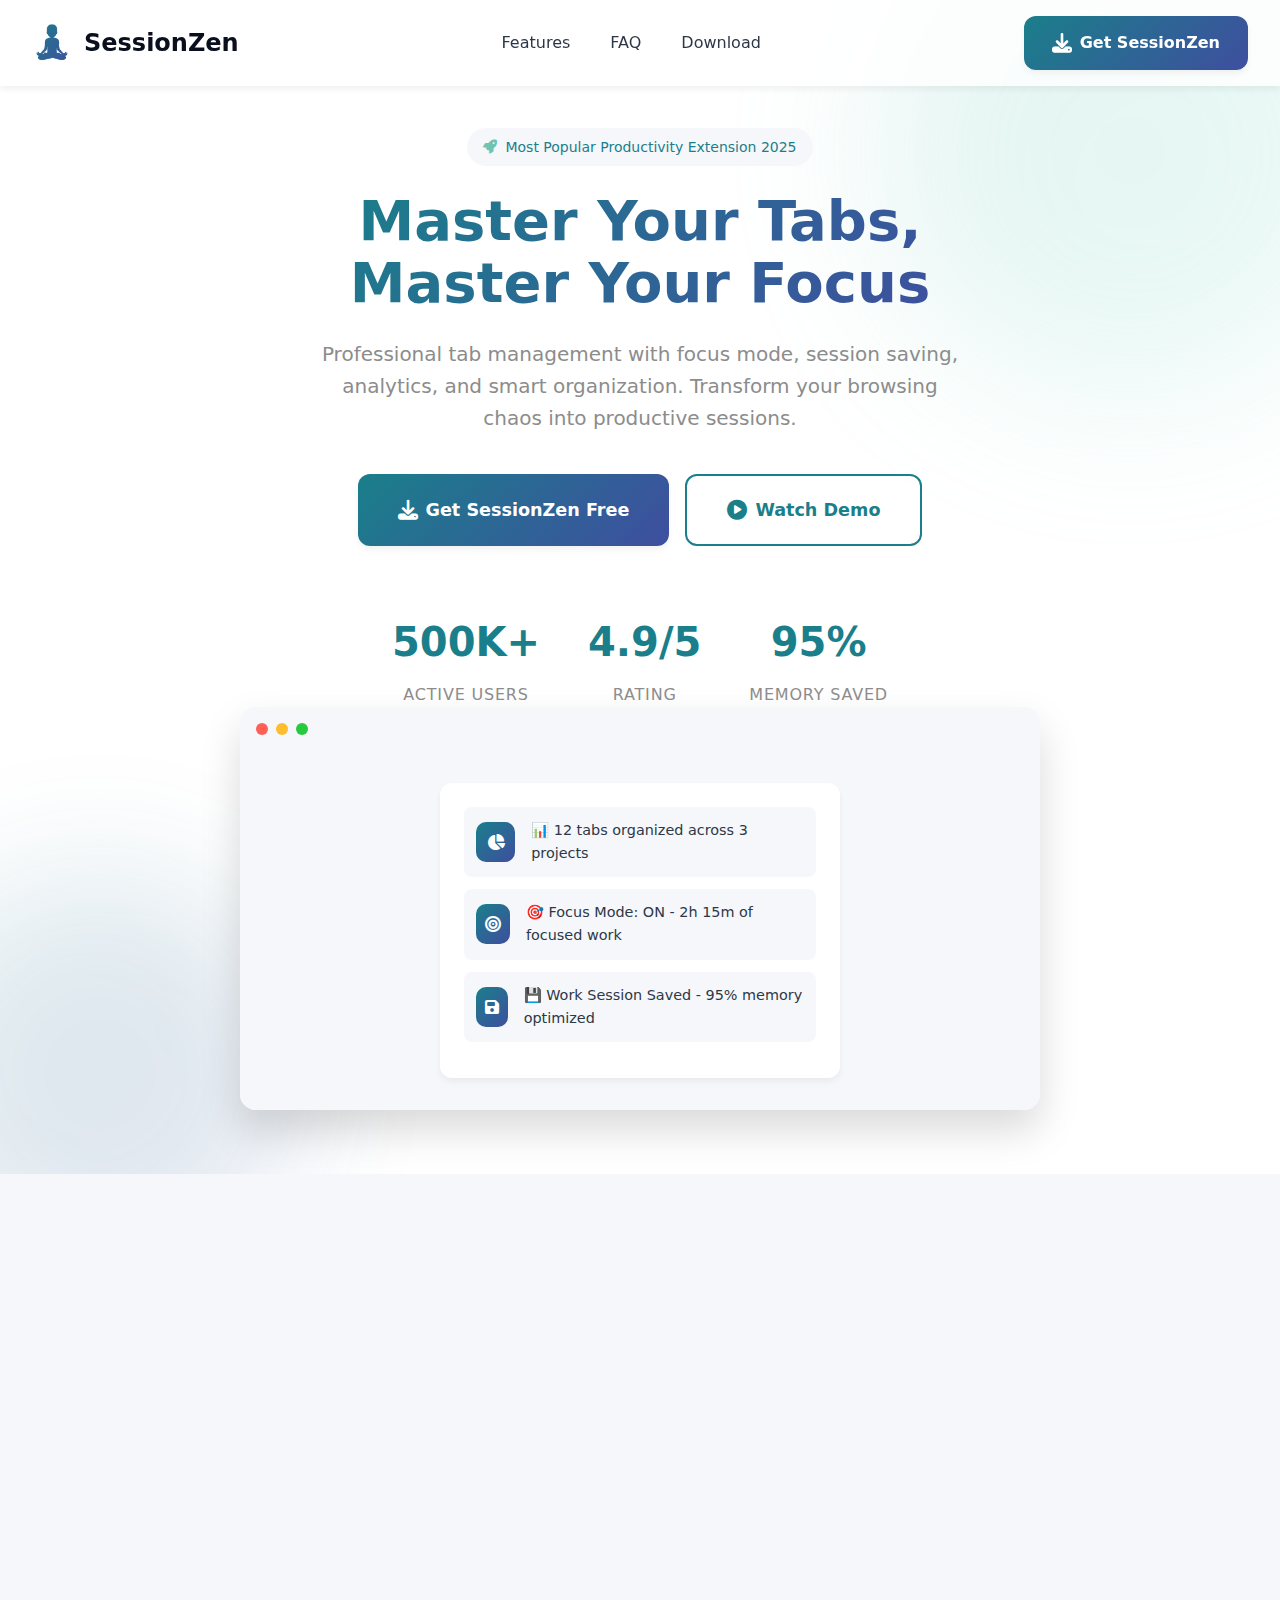
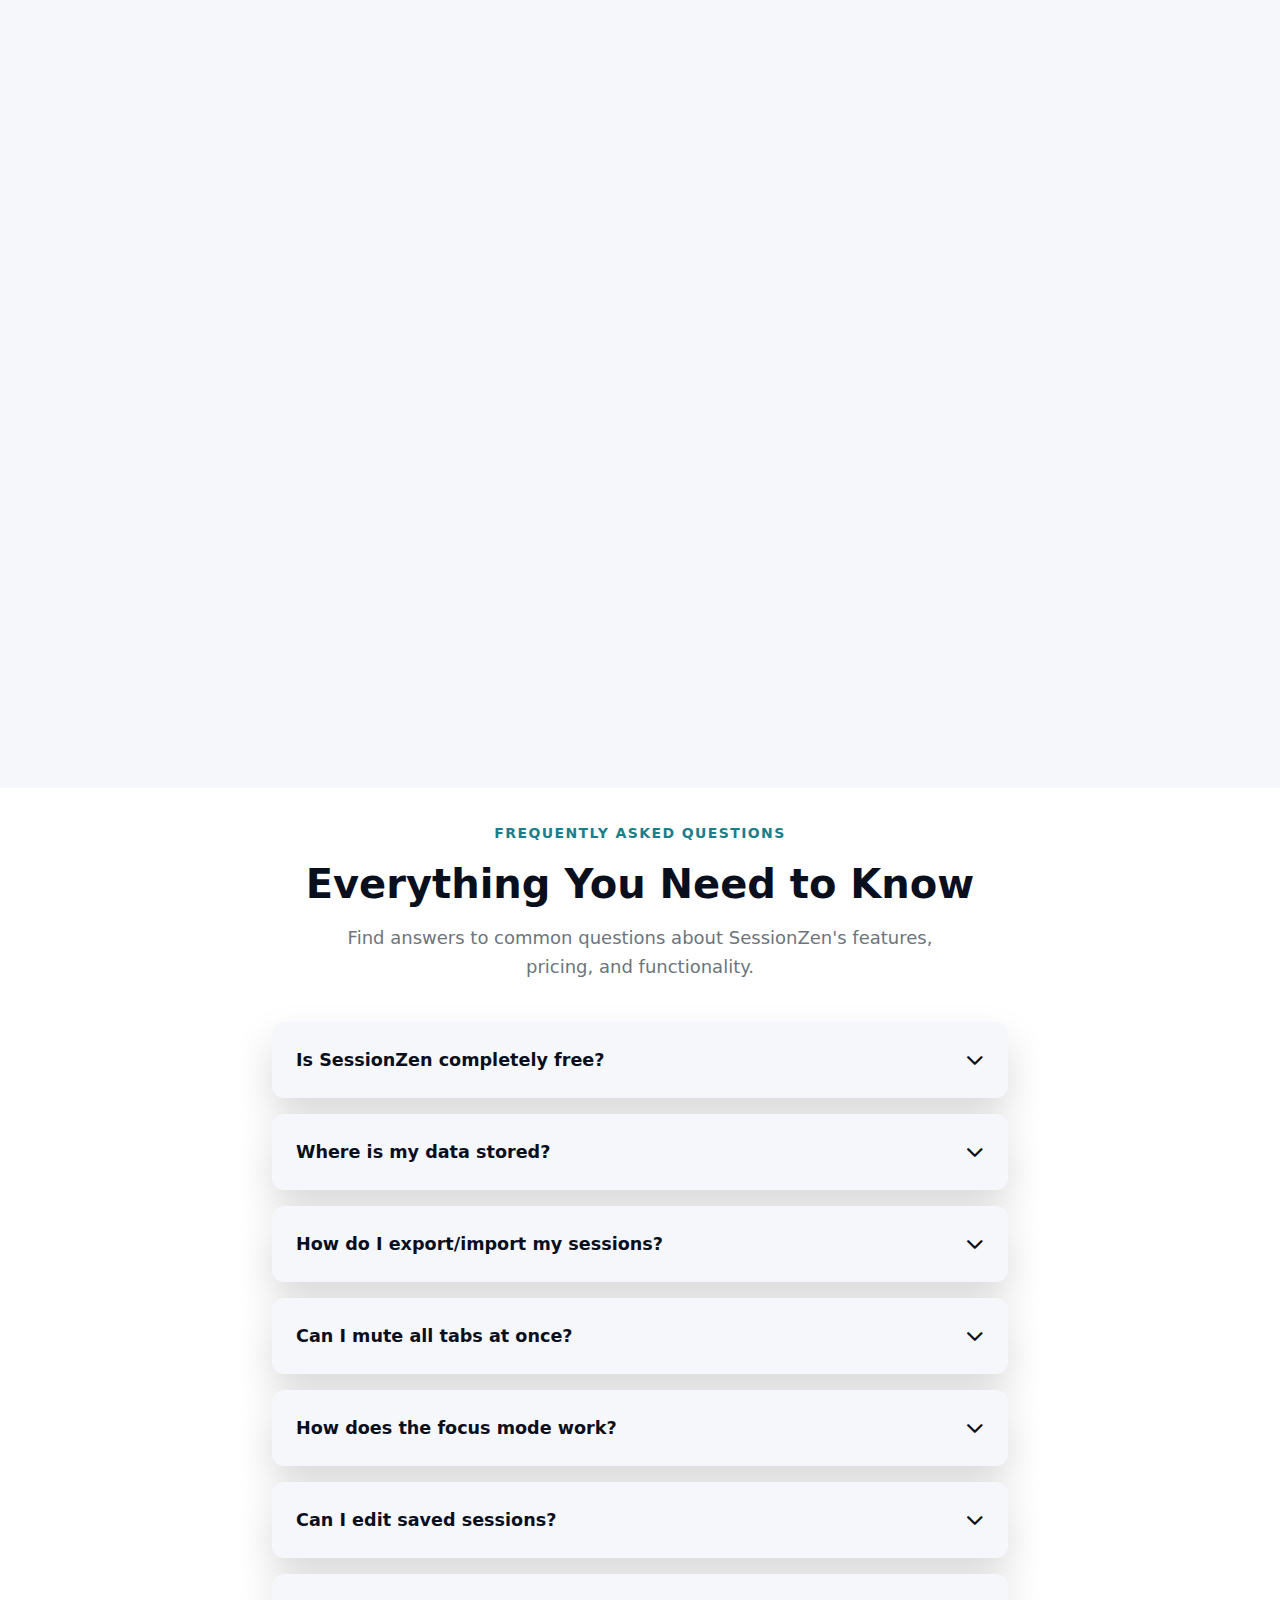
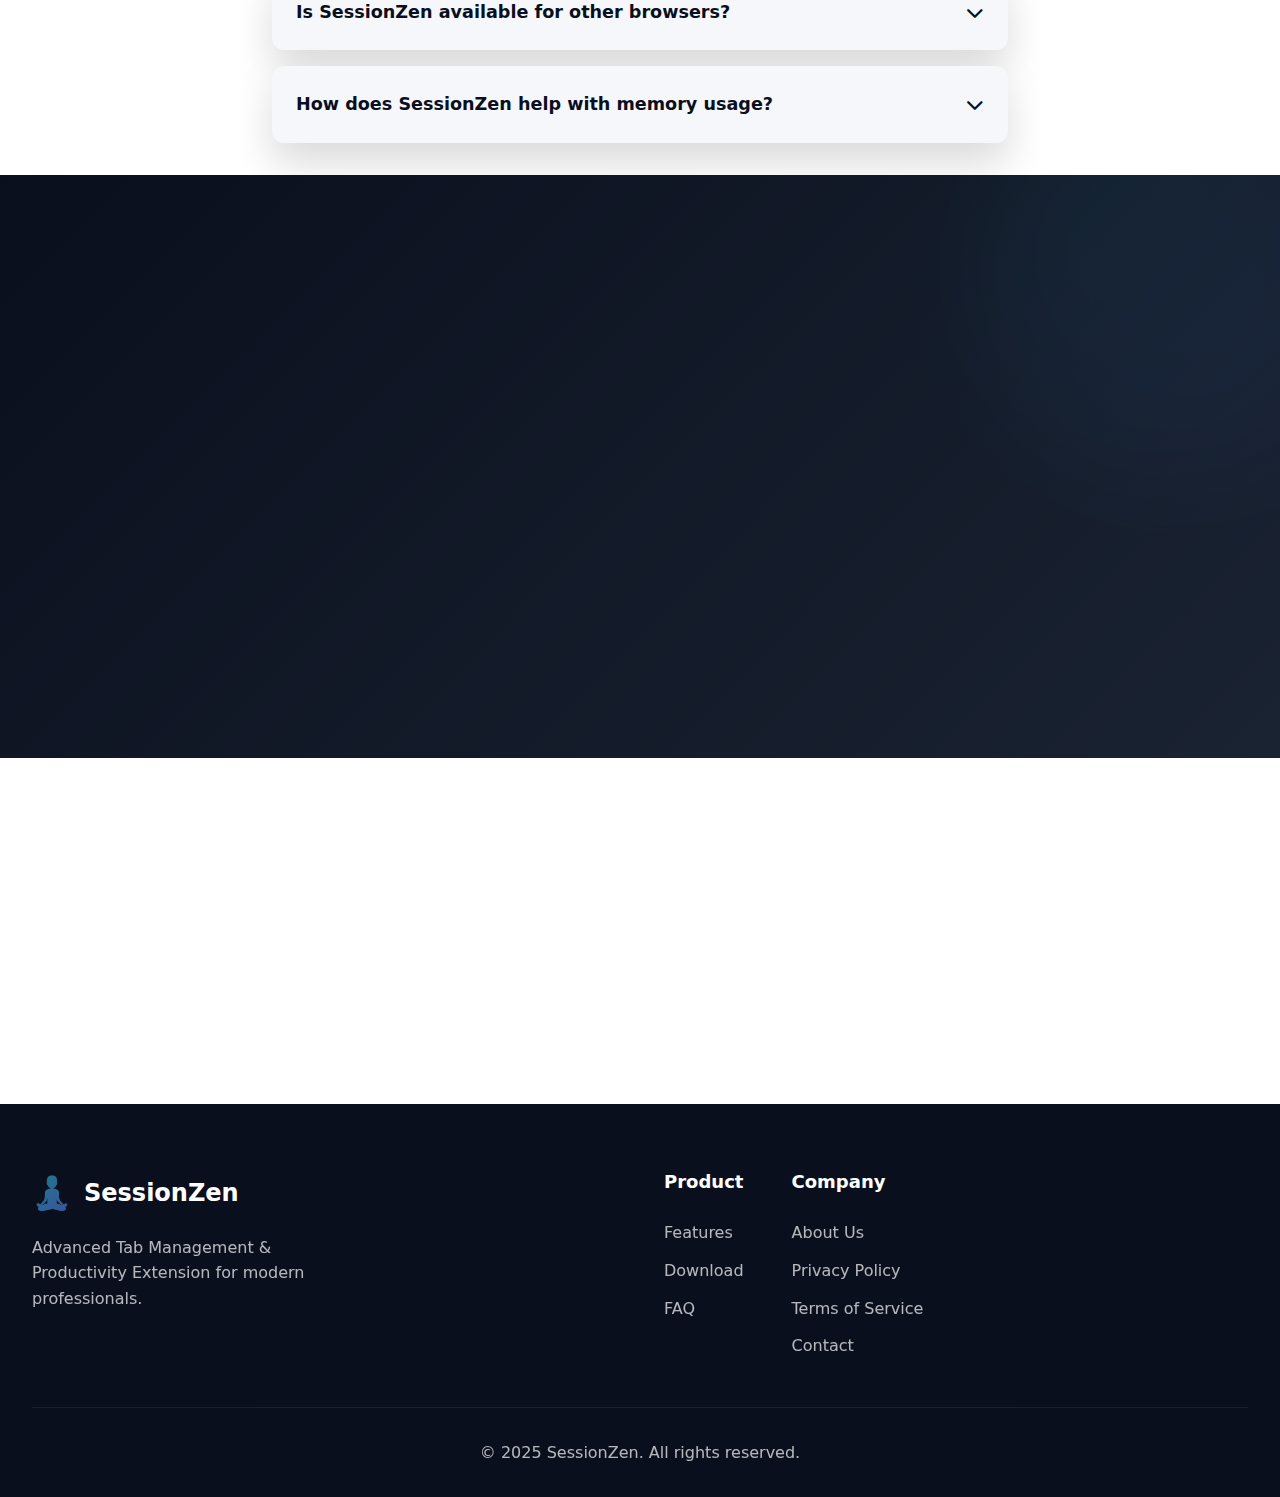
<file: index.html>
<!DOCTYPE html>
<html lang="en">

<head>
    <meta charset="UTF-8">
    <meta name="viewport" content="width=device-width, initial-scale=1.0">
    <meta name="description"
        content="Professional tab management with focus mode, session saving, analytics, and smart organization. Transform your browsing chaos into productive sessions.">

    <title>SessionZen - Advanced Tab Management for Chrome</title>
    <link rel="stylesheet" href="https://cdnjs.cloudflare.com/ajax/libs/font-awesome/6.4.0/css/all.min.css">
    <style>
        :root {
            /* Modern Color Palette */
            --primary: #1A7F8A;
            --primary-dark: #12646D;
            --secondary: #3F4E9F;
            --accent: #6EC4B3;
            --accent-light: #9AE8D9;
            --neutral-dark: #0A0F1D;
            --neutral-light: #FFFFFF;
            --gray-100: #F5F7FA;
            --gray-200: #E4E9F2;
            --gray-600: #8C8C8C;
            --gray-800: #2D3748;

            /* Gradients */
            --gradient-primary: linear-gradient(135deg, var(--primary) 0%, var(--secondary) 100%);
            --gradient-accent: linear-gradient(135deg, var(--accent) 0%, var(--accent-light) 100%);
            --gradient-dark: linear-gradient(135deg, var(--neutral-dark) 0%, #1A2332 100%);

            /* Effects */
            --glass-bg: rgba(255, 255, 255, 0.1);
            --glass-border: rgba(255, 255, 255, 0.2);
            --shadow-sm: 0 4px 6px rgba(0, 0, 0, 0.05);
            --shadow-md: 0 10px 20px rgba(0, 0, 0, 0.1);
            --shadow-lg: 0 20px 40px rgba(0, 0, 0, 0.15);
        }

        * {
            margin: 0;
            padding: 0;
            box-sizing: border-box;
        }

        html {
            scroll-behavior: smooth;
            scroll-padding-top: 80px;
        }

        body {
            font-family: 'Inter', -apple-system, BlinkMacSystemFont, "Segoe UI", system-ui, sans-serif;
            line-height: 1.6;
            color: var(--gray-800);
            background: var(--neutral-light);
            overflow-x: hidden;
        }

        /* Container */
        .container {
            max-width: 1280px;
            margin: 0 auto;
            padding: 0 2rem;
        }

        /* Header */
        .header {
            background: rgba(255, 255, 255, 0.8);
            backdrop-filter: blur(10px);
            -webkit-backdrop-filter: blur(10px);
            color: var(--neutral-dark);
            padding: 1rem 0;
            position: fixed;
            top: 0;
            left: 0;
            right: 0;
            z-index: 1000;
            box-shadow: var(--shadow-sm);
            transition: all 0.3s ease;
        }

        .header.scrolled {
            padding: 0.75rem 0;
            box-shadow: var(--shadow-md);
        }

        .nav {
            display: flex;
            justify-content: space-between;
            align-items: center;
        }

        .logo {
            display: flex;
            align-items: center;
            gap: 0.75rem;
            text-decoration: none;
            color: inherit;
            font-size: 1.5rem;
            font-weight: 700;
        }

        .logo-icon {
            font-size: 2rem;
            background: var(--gradient-primary);
            -webkit-background-clip: text;
            background-clip: text;
            -webkit-text-fill-color: transparent;
        }

        .nav-links {
            display: flex;
            gap: 2.5rem;
        }

        .nav-links a {
            color: var(--gray-800);
            text-decoration: none;
            font-weight: 500;
            transition: all 0.3s ease;
            position: relative;
        }

        .nav-links a::after {
            content: '';
            position: absolute;
            bottom: -5px;
            left: 0;
            width: 0;
            height: 2px;
            background: var(--gradient-primary);
            transition: width 0.3s ease;
        }

        .nav-links a:hover::after,
        .nav-links a.active::after {
            width: 100%;
        }

        .nav-cta {
            display: flex;
            align-items: center;
            gap: 1rem;
        }

        /* Buttons */
        .btn {
            display: inline-flex;
            align-items: center;
            gap: 0.5rem;
            padding: 0.875rem 1.75rem;
            border-radius: 12px;
            text-decoration: none;
            font-weight: 600;
            transition: all 0.3s ease;
            border: none;
            cursor: pointer;
            position: relative;
            overflow: hidden;
        }

        .btn-primary {
            background: var(--gradient-primary);
            color: var(--neutral-light);
            box-shadow: var(--shadow-sm);
        }

        .btn-primary:hover {
            transform: translateY(-2px);
            box-shadow: var(--shadow-md);
        }

        .btn-secondary {
            background: transparent;
            color: var(--primary);
            border: 2px solid var(--primary);
        }

        .btn-secondary:hover {
            background: var(--primary);
            color: var(--neutral-light);
        }

        .btn-large {
            padding: 1.25rem 2.5rem;
            font-size: 1.1rem;
        }

        .btn-icon {
            font-size: 1.25rem;
        }

        /* Hero Section */
        .hero {
            padding: 8rem 0 4rem;
            position: relative;
            overflow: hidden;
        }

        .hero::before {
            content: '';
            position: absolute;
            top: -100px;
            right: -100px;
            width: 500px;
            height: 500px;
            border-radius: 50%;
            background: var(--gradient-accent);
            opacity: 0.2;
            filter: blur(80px);
            z-index: -1;
        }

        .hero::after {
            content: '';
            position: absolute;
            bottom: -100px;
            left: -100px;
            width: 400px;
            height: 400px;
            border-radius: 50%;
            background: var(--gradient-primary);
            opacity: 0.15;
            filter: blur(70px);
            z-index: -1;
        }

        .hero-content {
            max-width: 650px;
            margin: 0 auto;
            text-align: center;
            position: relative;
            z-index: 2;
        }

        .hero-badge {
            display: inline-flex;
            align-items: center;
            gap: 0.5rem;
            background: var(--gray-100);
            color: var(--primary);
            padding: 0.5rem 1rem;
            border-radius: 100px;
            font-size: 0.875rem;
            font-weight: 500;
            margin-bottom: 1.5rem;
        }

        .hero-badge i {
            color: var(--accent);
        }

        .hero-title {
            font-size: 3.5rem;
            font-weight: 800;
            line-height: 1.1;
            color: var(--neutral-dark);
            margin-bottom: 1.5rem;
            background: linear-gradient(135deg, var(--primary) 0%, var(--secondary) 100%);
            -webkit-background-clip: text;
            background-clip: text;
            -webkit-text-fill-color: transparent;
        }

        .hero-subtitle {
            font-size: 1.25rem;
            color: var(--gray-600);
            margin-bottom: 2.5rem;
            line-height: 1.6;
        }

        .hero-buttons {
            display: flex;
            gap: 1rem;
            justify-content: center;
            flex-wrap: wrap;
            margin-bottom: 4rem;
        }

        .hero-stats {
            display: flex;
            justify-content: center;
            gap: 3rem;
            flex-wrap: wrap;
            margin-top: 3rem;
        }

        .stat-item {
            text-align: center;
        }

        .stat-number {
            font-size: 2.5rem;
            font-weight: 700;
            color: var(--primary);
            margin-bottom: 0.5rem;
        }

        .stat-label {
            font-size: 0.875rem;
            color: var(--gray-600);
            text-transform: uppercase;
            letter-spacing: 0.05em;
        }

        /* Browser Mockup */
        .browser-mockup {
            background: var(--neutral-light);
            border-radius: 16px;
            box-shadow: var(--shadow-lg);
            max-width: 800px;
            margin: 0 auto;
            overflow: hidden;
            transform: perspective(1000px) rotateX(5deg);
            transition: transform 0.5s ease;
        }

        .browser-mockup:hover {
            transform: perspective(1000px) rotateX(0deg);
        }

        .browser-header {
            background: var(--gray-100);
            padding: 1rem;
            display: flex;
            align-items: center;
            gap: 1rem;
        }

        .browser-dots {
            display: flex;
            gap: 0.5rem;
        }

        .browser-dots span {
            width: 12px;
            height: 12px;
            border-radius: 50%;
        }

        .browser-dots span:nth-child(1) {
            background: #FF5F56;
        }

        .browser-dots span:nth-child(2) {
            background: #FFBD2E;
        }

        .browser-dots span:nth-child(3) {
            background: #27C93F;
        }

        .browser-content {
            padding: 2rem;
            background: var(--gray-100);
            min-height: 300px;
            display: flex;
            align-items: center;
            justify-content: center;
        }

        .extension-preview {
            width: 100%;
            max-width: 400px;
            background: var(--neutral-light);
            border-radius: 12px;
            padding: 1.5rem;
            box-shadow: var(--shadow-sm);
        }

        .preview-item {
            display: flex;
            align-items: center;
            gap: 1rem;
            padding: 0.75rem;
            margin-bottom: 0.75rem;
            border-radius: 8px;
            background: var(--gray-100);
            transition: all 0.3s ease;
        }

        .preview-item:hover {
            transform: translateX(5px);
            background: var(--gray-200);
        }

        .preview-icon {
            width: 40px;
            height: 40px;
            border-radius: 10px;
            display: flex;
            align-items: center;
            justify-content: center;
            background: var(--gradient-primary);
            color: var(--neutral-light);
        }

        .preview-text {
            font-size: 0.9rem;
            color: var(--gray-800);
        }

        /* Features Section */
        .features {
            padding: 6rem 0;
            background: var(--gray-100);
            position: relative;
        }

        .section-header {
            text-align: center;
            max-width: 700px;
            margin: 0 auto 4rem;
        }

        .section-label {
            display: inline-block;
            color: var(--primary);
            font-size: 0.875rem;
            font-weight: 600;
            text-transform: uppercase;
            letter-spacing: 0.1em;
            margin-bottom: 1rem;
        }

        .section-title {
            font-size: 2.5rem;
            font-weight: 700;
            color: var(--neutral-dark);
            margin-bottom: 1.5rem;
            line-height: 1.2;
        }

        .section-subtitle {
            font-size: 1.125rem;
            color: var(--gray-600);
            line-height: 1.6;
        }

        .features-grid {
            display: grid;
            grid-template-columns: repeat(auto-fit, minmax(300px, 1fr));
            gap: 2rem;
        }

        .feature-card {
            background: var(--neutral-light);
            border-radius: 16px;
            padding: 2rem;
            box-shadow: var(--shadow-sm);
            transition: all 0.3s ease;
            position: relative;
            overflow: hidden;
            display: flex;
            flex-direction: column;
            height: 100%;
        }

        .feature-card::before {
            content: '';
            position: absolute;
            top: 0;
            left: 0;
            width: 5px;
            height: 0;
            background: var(--gradient-primary);
            transition: height 0.3s ease;
        }

        .feature-card:hover {
            transform: translateY(-5px);
            box-shadow: var(--shadow-md);
        }

        .feature-card:hover::before {
            height: 100%;
        }

        .feature-icon {
            font-size: 2.5rem;
            margin-bottom: 1.5rem;
            width: 70px;
            height: 70px;
            border-radius: 16px;
            display: flex;
            align-items: center;
            justify-content: center;
            background: var(--gradient-primary);
            color: var(--neutral-light);
        }

        .feature-content {
            flex: 1;
        }

        .feature-title {
            font-size: 1.25rem;
            font-weight: 600;
            color: var(--neutral-dark);
            margin-bottom: 1rem;
        }

        .feature-description {
            color: var(--gray-600);
            margin-bottom: 1.5rem;
        }

        .feature-link {
            display: inline-flex;
            align-items: center;
            gap: 0.5rem;
            color: var(--primary);
            text-decoration: none;
            font-weight: 500;
            transition: all 0.3s ease;
        }

        .feature-link:hover {
            gap: 0.75rem;
        }

        /* FAQ Section */

        .faq-container {
            max-width: 800px;
            width: 100%;
            background: rgba(255, 255, 255, 0.95);
            border-radius: 16px;
            /* box-shadow: 0 20px 40px rgba(0, 0, 0, 0.15); */
            overflow: hidden;
            padding: 2rem;
            margin: auto;
        }

        .faq-header {
            text-align: center;
            margin-bottom: 2.5rem;
        }

        .section-label {
            display: inline-block;
            color: #1A7F8A;
            font-size: 0.875rem;
            font-weight: 600;
            text-transform: uppercase;
            letter-spacing: 0.1em;
            margin-bottom: 1rem;
        }

        .section-title {
            font-size: 2.5rem;
            font-weight: 700;
            color: #0A0F1D;
            margin-bottom: 1rem;
            line-height: 1.2;
        }

        .section-subtitle {
            font-size: 1.125rem;
            color: #6c757d;
            line-height: 1.6;
            max-width: 600px;
            margin: 0 auto;
        }

        .faq-grid {
            display: flex;
            flex-direction: column;
            gap: 1rem;
        }

        .faq-item {
            background: #F5F7FA;
            border-radius: 12px;
            overflow: hidden;
            transition: all 0.3s ease;
            box-shadow: 0 20px 40px rgba(0, 0, 0, 0.15); 
        }

        .faq-item:hover {
            background: #E4E9F2;
        }

        .faq-question {
            padding: 1.5rem;
            display: flex;
            justify-content: space-between;
            align-items: center;
            cursor: pointer;
            font-weight: 600;
            font-size: 1.1rem;
            color: #0A0F1D;
        }

        .faq-question i {
            transition: transform 0.3s ease;
        }

        .faq-answer {
            max-height: 0;
            overflow: hidden;
            transition: max-height 0.3s ease;
        }

        .faq-answer-content {
            padding: 0 1.5rem 1.5rem;
            color: #6c757d;
            line-height: 1.6;
        }

        .faq-item.active .faq-question i {
            transform: rotate(180deg);
        }

        .faq-item.active .faq-answer {
            max-height: 300px;
        }

        @media (max-width: 768px) {
            .section-title {
                font-size: 2rem;
            }

            .faq-question {
                padding: 1.25rem;
                font-size: 1rem;
            }

            .faq-answer-content {
                padding: 0 1.25rem 1.25rem;
            }
        }

        /* Download Section */
        .download {
            padding: 6rem 0;
            background: var(--gradient-dark);
            color: var(--neutral-light);
            position: relative;
            overflow: hidden;
        }

        .download::before {
            content: '';
            position: absolute;
            top: -100px;
            right: -100px;
            width: 400px;
            height: 400px;
            border-radius: 50%;
            background: var(--gradient-primary);
            opacity: 0.1;
            filter: blur(60px);
        }

        .download-content {
            text-align: center;
            max-width: 700px;
            margin: 0 auto;
            position: relative;
            z-index: 2;
        }

        .download-title {
            font-size: 2.5rem;
            font-weight: 700;
            margin-bottom: 1.5rem;
        }

        .download-subtitle {
            font-size: 1.125rem;
            opacity: 0.9;
            margin-bottom: 2.5rem;
        }

        .download-buttons {
            display: flex;
            gap: 1rem;
            justify-content: center;
            flex-wrap: wrap;
            margin-bottom: 3rem;
        }

        .download-info {
            display: flex;
            justify-content: center;
            gap: 2rem;
            flex-wrap: wrap;
        }

        .info-item {
            display: flex;
            align-items: center;
            gap: 0.75rem;
        }

        .info-icon {
            font-size: 1.25rem;
        }

        /* Stats Section */
        .stats {
            padding: 4rem 0;
            background: var(--neutral-light);
        }

        .stats-grid {
            display: grid;
            grid-template-columns: repeat(auto-fit, minmax(200px, 1fr));
            gap: 2rem;
        }

        .stat-card {
            text-align: center;
            padding: 2rem;
            border-radius: 16px;
            background: var(--gray-100);
            transition: all 0.3s ease;
        }

        .stat-card:hover {
            transform: translateY(-5px);
            background: var(--neutral-light);
            box-shadow: var(--shadow-md);
        }

        .stat-icon {
            font-size: 2.5rem;
            margin-bottom: 1rem;
            color: var(--primary);
        }

        .stat-number {
            font-size: 2.5rem;
            font-weight: 700;
            color: var(--primary);
            margin-bottom: 0.5rem;
        }

        .stat-label {
            font-size: 1rem;
            color: var(--gray-600);
        }

        /* Footer */
        .footer {
            background: var(--neutral-dark);
            color: var(--neutral-light);
            padding: 4rem 0 2rem;
        }

        .footer-content {
            display: grid;
            grid-template-columns: 1fr 1fr;
            gap: 3rem;
            margin-bottom: 3rem;
        }

        .footer-brand {
            display: flex;
            flex-direction: column;
            gap: 1rem;
        }

        .footer-logo {
            display: flex;
            align-items: center;
            gap: 0.75rem;
            font-size: 1.5rem;
            font-weight: 700;
            color: var(--neutral-light);
            text-decoration: none;
        }

        .footer-description {
            opacity: 0.7;
            max-width: 300px;
            line-height: 1.6;
        }

        .footer-links {
            display: flex;
            gap: 3rem;
        }

        .footer-section h4 {
            font-size: 1.125rem;
            font-weight: 600;
            margin-bottom: 1.5rem;
            color: var(--neutral-light);
        }

        .footer-links-list {
            display: flex;
            flex-direction: column;
            gap: 0.75rem;
        }

        .footer-links-list a {
            color: var(--neutral-light);
            text-decoration: none;
            opacity: 0.7;
            transition: all 0.3s ease;
        }

        .footer-links-list a:hover {
            opacity: 1;
            padding-left: 5px;
        }

        .footer-bottom {
            border-top: 1px solid rgba(255, 255, 255, 0.1);
            padding-top: 2rem;
            text-align: center;
            opacity: 0.7;
        }

        /* Responsive Design */
        @media (max-width: 1024px) {
            .hero-title {
                font-size: 3rem;
            }

            .footer-content {
                grid-template-columns: 1fr;
                gap: 2rem;
            }

            .footer-links {
                flex-direction: column;
                gap: 2rem;
            }
        }

        @media (max-width: 768px) {
            .container {
                padding: 0 1.5rem;
            }

            .hero-title {
                font-size: 2.5rem;
            }

            .hero-buttons {
                flex-direction: column;
                align-items: center;
            }

            .hero-stats {
                gap: 2rem;
            }

            .nav-links {
                display: none;
            }

            .features-grid {
                grid-template-columns: 1fr;
            }

            .download-buttons {
                flex-direction: column;
                align-items: center;
            }

            .download-info {
                flex-direction: column;
                align-items: center;
                gap: 1rem;
            }

            .stats-grid {
                grid-template-columns: repeat(2, 1fr);
            }
        }

        @media (max-width: 480px) {
            .hero-title {
                font-size: 2rem;
            }

            .section-title {
                font-size: 2rem;
            }

            .stats-grid {
                grid-template-columns: 1fr;
            }

            .browser-mockup {
                transform: none;
            }
        }

        /* Animation utilities */
        .fade-in {
            opacity: 0;
            transform: translateY(20px);
            transition: opacity 0.6s ease, transform 0.6s ease;
        }

        .fade-in.visible {
            opacity: 1;
            transform: translateY(0);
        }
    </style>
</head>

<body>
    <!-- Header -->
    <header class="header" id="header">
        <div class="container">
            <div class="nav">
                <a href="#" class="logo">
                    <span class="logo-icon">🧘‍♂️</span>
                    <span class="logo-text">SessionZen</span>
                </a>

                <nav class="nav-links">
                    <a href="#features">Features</a>
                    <a href="#faq">FAQ</a>
                    <a href="#download">Download</a>
                </nav>

                <div class="nav-cta">
                    <a href="#download" class="btn btn-primary">
                        <i class="fas fa-download btn-icon"></i>
                        Get SessionZen
                    </a>
                </div>
            </div>
        </div>
    </header>

    <!-- Hero Section -->
    <section class="hero">
        <div class="container">
            <div class="hero-content fade-in">
                <div class="hero-badge">
                    <i class="fas fa-rocket"></i>
                    <span>Most Popular Productivity Extension 2025</span>
                </div>

                <h1 class="hero-title">Master Your Tabs,<br>Master Your Focus</h1>

                <p class="hero-subtitle">Professional tab management with focus mode, session saving, analytics, and
                    smart organization. Transform your browsing chaos into productive sessions.</p>

                <div class="hero-buttons">
                    <a href="#download" class="btn btn-primary btn-large">
                        <i class="fas fa-download btn-icon"></i>
                        Get SessionZen Free
                    </a>
                    <a href="#features" class="btn btn-secondary btn-large">
                        <i class="fas fa-play-circle btn-icon"></i>
                        Watch Demo
                    </a>
                </div>

                <div class="hero-stats">
                    <div class="stat-item">
                        <div class="stat-number">500K+</div>
                        <div class="stat-label">Active Users</div>
                    </div>
                    <div class="stat-item">
                        <div class="stat-number">4.9/5</div>
                        <div class="stat-label">Rating</div>
                    </div>
                    <div class="stat-item">
                        <div class="stat-number">95%</div>
                        <div class="stat-label">Memory Saved</div>
                    </div>
                </div>
            </div>

            <div class="browser-mockup fade-in">
                <div class="browser-header">
                    <div class="browser-dots">
                        <span></span>
                        <span></span>
                        <span></span>
                    </div>
                </div>
                <div class="browser-content">
                    <div class="extension-preview">
                        <div class="preview-item">
                            <div class="preview-icon">
                                <i class="fas fa-chart-pie"></i>
                            </div>
                            <div class="preview-text">📊 12 tabs organized across 3 projects</div>
                        </div>
                        <div class="preview-item">
                            <div class="preview-icon">
                                <i class="fas fa-bullseye"></i>
                            </div>
                            <div class="preview-text">🎯 Focus Mode: ON - 2h 15m of focused work</div>
                        </div>
                        <div class="preview-item">
                            <div class="preview-icon">
                                <i class="fas fa-save"></i>
                            </div>
                            <div class="preview-text">💾 Work Session Saved - 95% memory optimized</div>
                        </div>
                    </div>
                </div>
            </div>
        </div>
    </section>

    <!-- Features Section -->
    <section id="features" class="features">
        <div class="container">
            <div class="section-header fade-in">
                <span class="section-label">Powerful Features</span>
                <h2 class="section-title">Designed for Maximum Productivity</h2>
                <p class="section-subtitle">SessionZen combines powerful tab management with focus-enhancing tools to
                    transform your browsing experience.</p>
            </div>

            <div class="features-grid">
                <div class="feature-card fade-in">
                    <div class="feature-icon">
                        <i class="fas fa-sync-alt"></i>
                    </div>
                    <div class="feature-content">
                        <h3 class="feature-title">Smart Session Management</h3>
                        <p class="feature-description">Save and restore tab groups as named sessions. Perfect for
                            different projects, research topics, or work contexts.</p>
                        <a href="#faq" class="feature-link">
                            Learn more
                            <i class="fas fa-arrow-right"></i>
                        </a>
                    </div>
                </div>

                <div class="feature-card fade-in">
                    <div class="feature-icon">
                        <i class="fas fa-bullseye"></i>
                    </div>
                    <div class="feature-content">
                        <h3 class="feature-title">Deep Focus Mode</h3>
                        <p class="feature-description">Block distracting websites during work hours. Customizable
                            schedules and beautiful blocking pages keep you focused.</p>
                        <a href="#faq" class="feature-link">
                            Learn more
                            <i class="fas fa-arrow-right"></i>
                        </a>
                    </div>
                </div>

                <div class="feature-card fade-in">
                    <div class="feature-icon">
                        <i class="fas fa-volume-mute"></i>
                    </div>
                    <div class="feature-content">
                        <h3 class="feature-title">Bulk Tab Actions</h3>
                        <p class="feature-description">Mute/unmute all tabs with one click, close all tabs from a
                            domain, or perform other batch operations effortlessly.</p>
                        <a href="#faq" class="feature-link">
                            Learn more
                            <i class="fas fa-arrow-right"></i>
                        </a>
                    </div>
                </div>

                <div class="feature-card fade-in">
                    <div class="feature-icon">
                        <i class="fas fa-database"></i>
                    </div>
                    <div class="feature-content">
                        <h3 class="feature-title">Local Data Storage</h3>
                        <p class="feature-description">All your data stays locally on your device. No external servers,
                            no tracking, no data collection. Your privacy is protected.</p>
                        <a href="#faq" class="feature-link">
                            Learn more
                            <i class="fas fa-arrow-right"></i>
                        </a>
                    </div>
                </div>

                <div class="feature-card fade-in">
                    <div class="feature-icon">
                        <i class="fas fa-file-export"></i>
                    </div>
                    <div class="feature-content">
                        <h3 class="feature-title">Easy Import/Export</h3>
                        <p class="feature-description">Export your sessions to backup or transfer between browsers.
                            Import sessions with a single click.</p>
                        <a href="#faq" class="feature-link">
                            Learn more
                            <i class="fas fa-arrow-right"></i>
                        </a>
                    </div>
                </div>

                <div class="feature-card fade-in">
                    <div class="feature-icon">
                        <i class="fas fa-layer-group"></i>
                    </div>
                    <div class="feature-content">
                        <h3 class="feature-title">Smart Organization</h3>
                        <p class="feature-description">Auto-group tabs by domain, detect duplicates, and get warnings
                            when tab limits are exceeded.</p>
                        <a href="#faq" class="feature-link">
                            Learn more
                            <i class="fas fa-arrow-right"></i>
                        </a>
                    </div>
                </div>
            </div>
        </div>
    </section>

    <!-- FAQ Section -->
    <section id="faq" class="faq-container">
        <div class="faq-header">
            <span class="section-label">Frequently Asked Questions</span>
            <h2 class="section-title">Everything You Need to Know</h2>
            <p class="section-subtitle">Find answers to common questions about SessionZen's features, pricing, and
                functionality.</p>
        </div>

        <div class="faq-grid">
            <div class="faq-item">
                <div class="faq-question">
                    <span>Is SessionZen completely free?</span>
                    <i class="fas fa-chevron-down"></i>
                </div>
                <div class="faq-answer">
                    <div class="faq-answer-content">
                        <p>Yes! SessionZen is 100% free with no hidden payments, subscriptions, or premium features. We
                            believe productivity tools should be accessible to everyone.</p>
                    </div>
                </div>
            </div>

            <div class="faq-item">
                <div class="faq-question">
                    <span>Where is my data stored?</span>
                    <i class="fas fa-chevron-down"></i>
                </div>
                <div class="faq-answer">
                    <div class="faq-answer-content">
                        <p>All your data is stored locally on your device using Chrome's storage API. Nothing is sent to
                            external servers, ensuring complete privacy and security.</p>
                    </div>
                </div>
            </div>

            <div class="faq-item">
                <div class="faq-question">
                    <span>How do I export/import my sessions?</span>
                    <i class="fas fa-chevron-down"></i>
                </div>
                <div class="faq-answer">
                    <div class="faq-answer-content">
                        <p>You can export your sessions as JSON files with a single click from the SessionZen menu. To
                            import, simply drag and drop the JSON file into the extension popup or use the import
                            option.</p>
                    </div>
                </div>
            </div>

            <div class="faq-item">
                <div class="faq-question">
                    <span>Can I mute all tabs at once?</span>
                    <i class="fas fa-chevron-down"></i>
                </div>
                <div class="faq-answer">
                    <div class="faq-answer-content">
                        <p>Absolutely! SessionZen includes bulk actions that allow you to mute/unmute all tabs, close
                            all tabs from specific domains, or perform other batch operations with one click.</p>
                    </div>
                </div>
            </div>

            <div class="faq-item">
                <div class="faq-question">
                    <span>How does the focus mode work?</span>
                    <i class="fas fa-chevron-down"></i>
                </div>
                <div class="faq-answer">
                    <div class="faq-answer-content">
                        <p>Focus mode allows you to block distracting websites during specified times. You can customize
                            the schedule and which sites to block. When enabled, attempts to visit blocked sites will
                            show a focus-friendly landing page.</p>
                    </div>
                </div>
            </div>

            <div class="faq-item">
                <div class="faq-question">
                    <span>Can I edit saved sessions?</span>
                    <i class="fas fa-chevron-down"></i>
                </div>
                <div class="faq-answer">
                    <div class="faq-answer-content">
                        <p>Yes! You can easily add, remove, or edit tabs within any saved session. SessionZen makes it
                            simple to keep your sessions organized and up-to-date.</p>
                    </div>
                </div>
            </div>

            <div class="faq-item">
                <div class="faq-question">
                    <span>Is SessionZen available for other browsers?</span>
                    <i class="fas fa-chevron-down"></i>
                </div>
                <div class="faq-answer">
                    <div class="faq-answer-content">
                        <p>Currently, SessionZen is exclusively available for Chrome. However, we're working on versions
                            for Firefox and Edge that will be released soon.</p>
                    </div>
                </div>
            </div>

            <div class="faq-item">
                <div class="faq-question">
                    <span>How does SessionZen help with memory usage?</span>
                    <i class="fas fa-chevron-down"></i>
                </div>
                <div class="faq-answer">
                    <div class="faq-answer-content">
                        <p>SessionZen includes a memory optimization feature that automatically suspends inactive tabs,
                            reducing Chrome's memory usage by up to 95% while keeping your tabs readily available.</p>
                    </div>
                </div>
            </div>
        </div>
    </section>

    <!-- Download Section -->
    <section id="download" class="download">
        <div class="container">
            <div class="download-content fade-in">
                <h2 class="download-title">Ready to Transform Your Browsing?</h2>
                <p class="download-subtitle">Join thousands of users who have already improved their productivity with
                    SessionZen.</p>

                <div class="download-buttons">
                    <a href="https://chromewebstore.google.com/detail/cdcljemgcagajiifokjfnpcjllfbdonj"
                        class="btn btn-primary btn-large" target="_blank" rel="noopener noreferrer">
                        <i class="fab fa-chrome btn-icon"></i>
                        Add to Chrome - It's Free
                    </a>
                </div>

                <div class="download-info">
                    <div class="info-item">
                        <i class="fas fa-check-circle info-icon"></i>
                        <span>100% Free Forever</span>
                    </div>
                    <div class="info-item">
                        <i class="fas fa-shield-alt info-icon"></i>
                        <span>Privacy Protected</span>
                    </div>
                    <div class="info-item">
                        <i class="fas fa-bolt info-icon"></i>
                        <span>Instant Setup</span>
                    </div>
                </div>
            </div>
        </div>
    </section>

    <!-- Stats Section -->
    <section class="stats">
        <div class="container">
            <div class="stats-grid">
                <div class="stat-card fade-in">
                    <i class="fas fa-memory stat-icon"></i>
                    <div class="stat-number">95%</div>
                    <div class="stat-label">Memory Reduction</div>
                </div>
                <div class="stat-card fade-in">
                    <i class="fas fa-folder-open stat-icon"></i>
                    <div class="stat-number">50+</div>
                    <div class="stat-label">Tabs Managed</div>
                </div>
                <div class="stat-card fade-in">
                    <i class="fas fa-clock stat-icon"></i>
                    <div class="stat-number">3hrs</div>
                    <div class="stat-label">Daily Focus Time</div>
                </div>
                <div class="stat-card fade-in">
                    <i class="fas fa-user-shield stat-icon"></i>
                    <div class="stat-number">100%</div>
                    <div class="stat-label">Privacy Protected</div>
                </div>
            </div>
        </div>
    </section>

    <!-- Footer -->
    <footer class="footer">
        <div class="container">
            <div class="footer-content">
                <div class="footer-brand">
                    <a href="#" class="footer-logo">
                        <span class="logo-icon">🧘‍♂️</span>
                        <span>SessionZen</span>
                    </a>
                    <p class="footer-description">Advanced Tab Management & Productivity Extension for modern
                        professionals.</p>
                </div>

                <div class="footer-links">
                    <div class="footer-section">
                        <h4>Product</h4>
                        <div class="footer-links-list">
                            <a href="#features">Features</a>
                            <a href="#download">Download</a>
                            <a href="#faq">FAQ</a>
                        </div>
                    </div>

                    <div class="footer-section">
                        <h4>Company</h4>
                        <div class="footer-links-list">
                            <a href="about.html">About Us</a>
                            <a href="privacy-policy.html">Privacy Policy</a>
                            <a href="#">Terms of Service</a>
                            <a href="#">Contact</a>
                        </div>
                    </div>
                </div>
            </div>

            <div class="footer-bottom">
                <p>&copy; 2025 SessionZen. All rights reserved.</p>
            </div>
        </div>
    </footer>

    <script>
        // Header scroll effect
        window.addEventListener('scroll', function () {
            const header = document.getElementById('header');
            if (window.scrollY > 50) {
                header.classList.add('scrolled');
            } else {
                header.classList.remove('scrolled');
            }
        });

        // Fade-in animation on scroll
        function checkFade() {
            const fadeElements = document.querySelectorAll('.fade-in');
            fadeElements.forEach(element => {
                const elementTop = element.getBoundingClientRect().top;
                const elementVisible = 150;
                if (elementTop < window.innerHeight - elementVisible) {
                    element.classList.add('visible');
                }
            });
        }

        window.addEventListener('scroll', checkFade);
        window.addEventListener('load', checkFade);

        // FAQ accordion functionality
        // document.querySelectorAll('.faq-question').forEach(question => {
        //     question.addEventListener('click', () => {
        //         const item = question.parentElement;
        //         item.classList.toggle('active');
        //     });
        // });

        // FAQ accordion functionality
        document.querySelectorAll('.faq-question').forEach(question => {
            question.addEventListener('click', () => {
                const item = question.parentElement;
                const isActive = item.classList.contains('active');

                // Close all items
                document.querySelectorAll('.faq-item').forEach(el => {
                    el.classList.remove('active');
                });

                // Open clicked item if it wasn't already active
                if (!isActive) {
                    item.classList.add('active');
                }
            });
        });

        // Animated counter for stats
        function animateValue(element, start, end, duration) {
            let startTimestamp = null;
            const step = (timestamp) => {
                if (!startTimestamp) startTimestamp = timestamp;
                const progress = Math.min((timestamp - startTimestamp) / duration, 1);
                const value = Math.floor(progress * (end - start) + start);
                element.textContent = value + (element.textContent.includes('%') ? '%' : '');
                if (progress < 1) {
                    window.requestAnimationFrame(step);
                }
            };
            window.requestAnimationFrame(step);
        }

        // Animate stats when they come into view
        const observer = new IntersectionObserver((entries) => {
            entries.forEach(entry => {
                if (entry.isIntersecting) {
                    const statNumber = entry.target.querySelector('.stat-number');
                    const value = parseInt(statNumber.textContent);
                    animateValue(statNumber, 0, value, 2000);
                    observer.unobserve(entry.target);
                }
            });
        }, { threshold: 0.5 });

        document.querySelectorAll('.stat-card').forEach(card => {
            observer.observe(card);
        });
    </script>
</body>

</html>
</file>
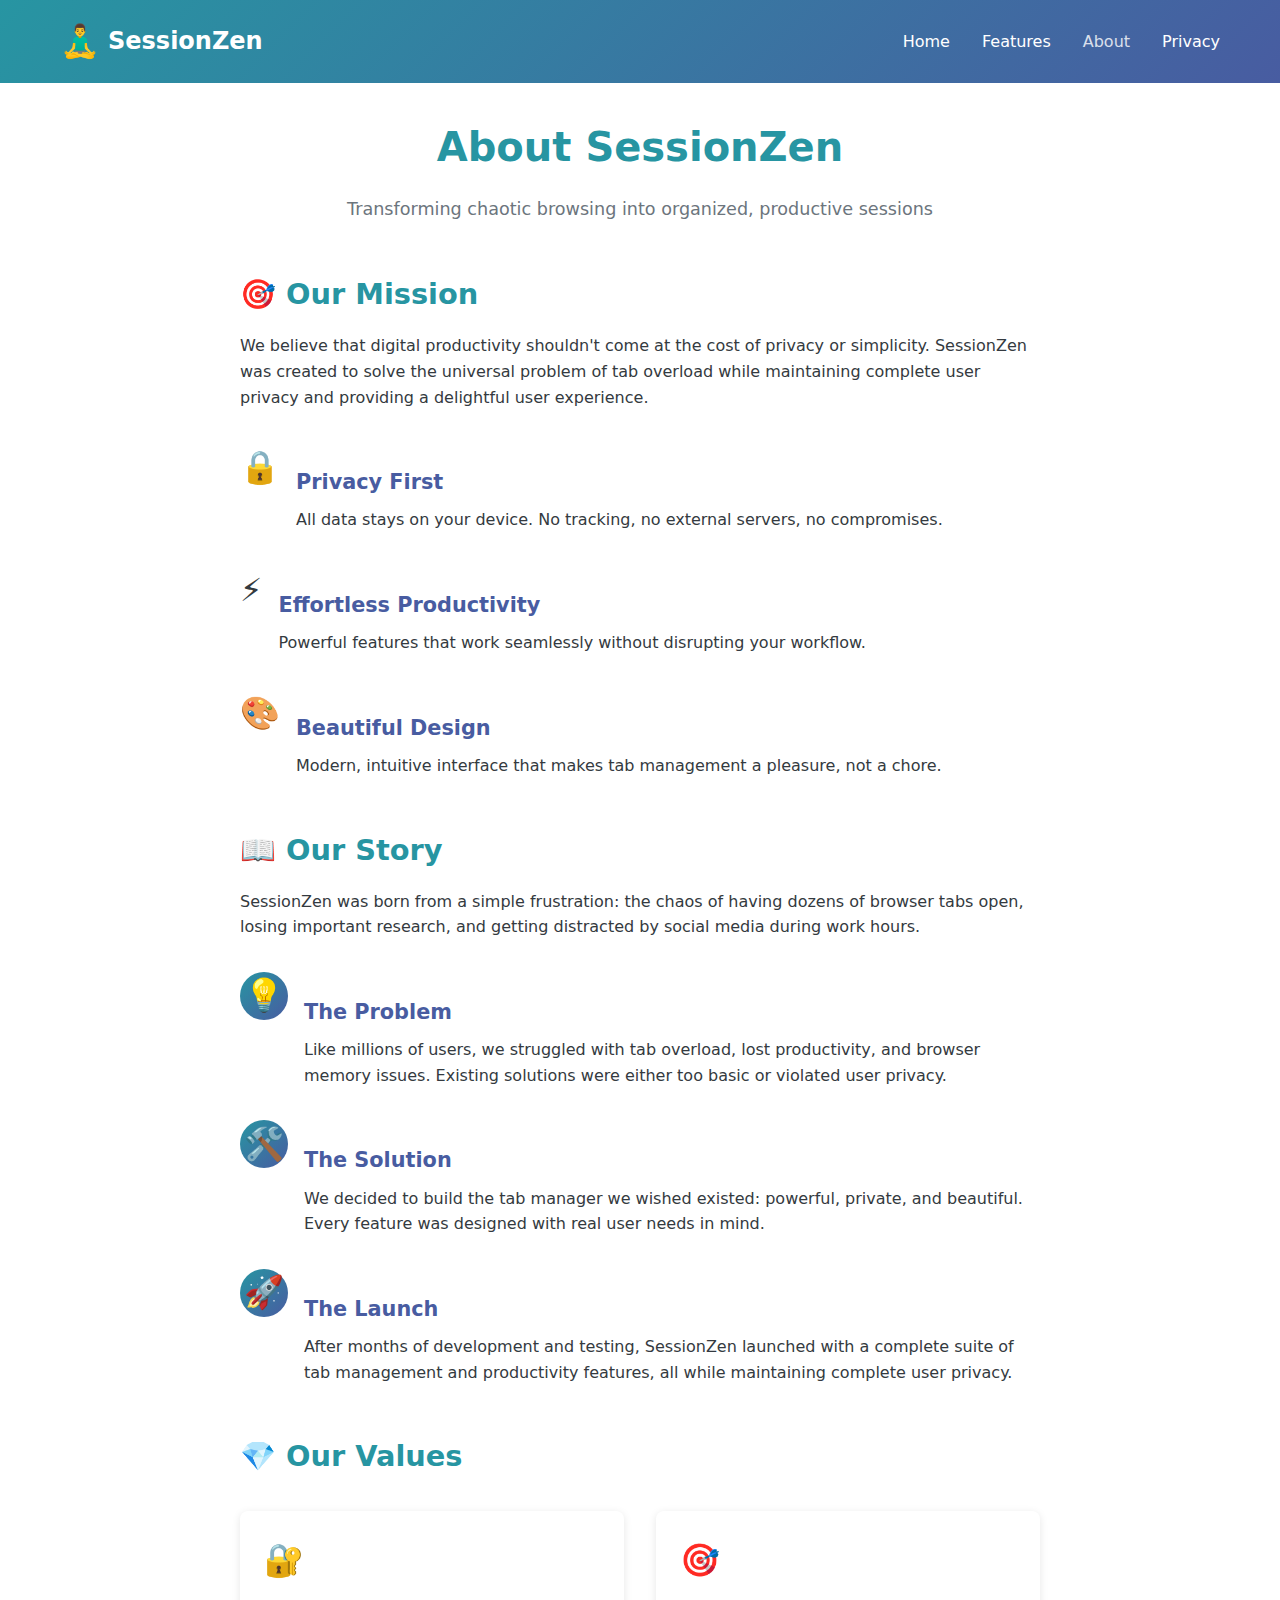
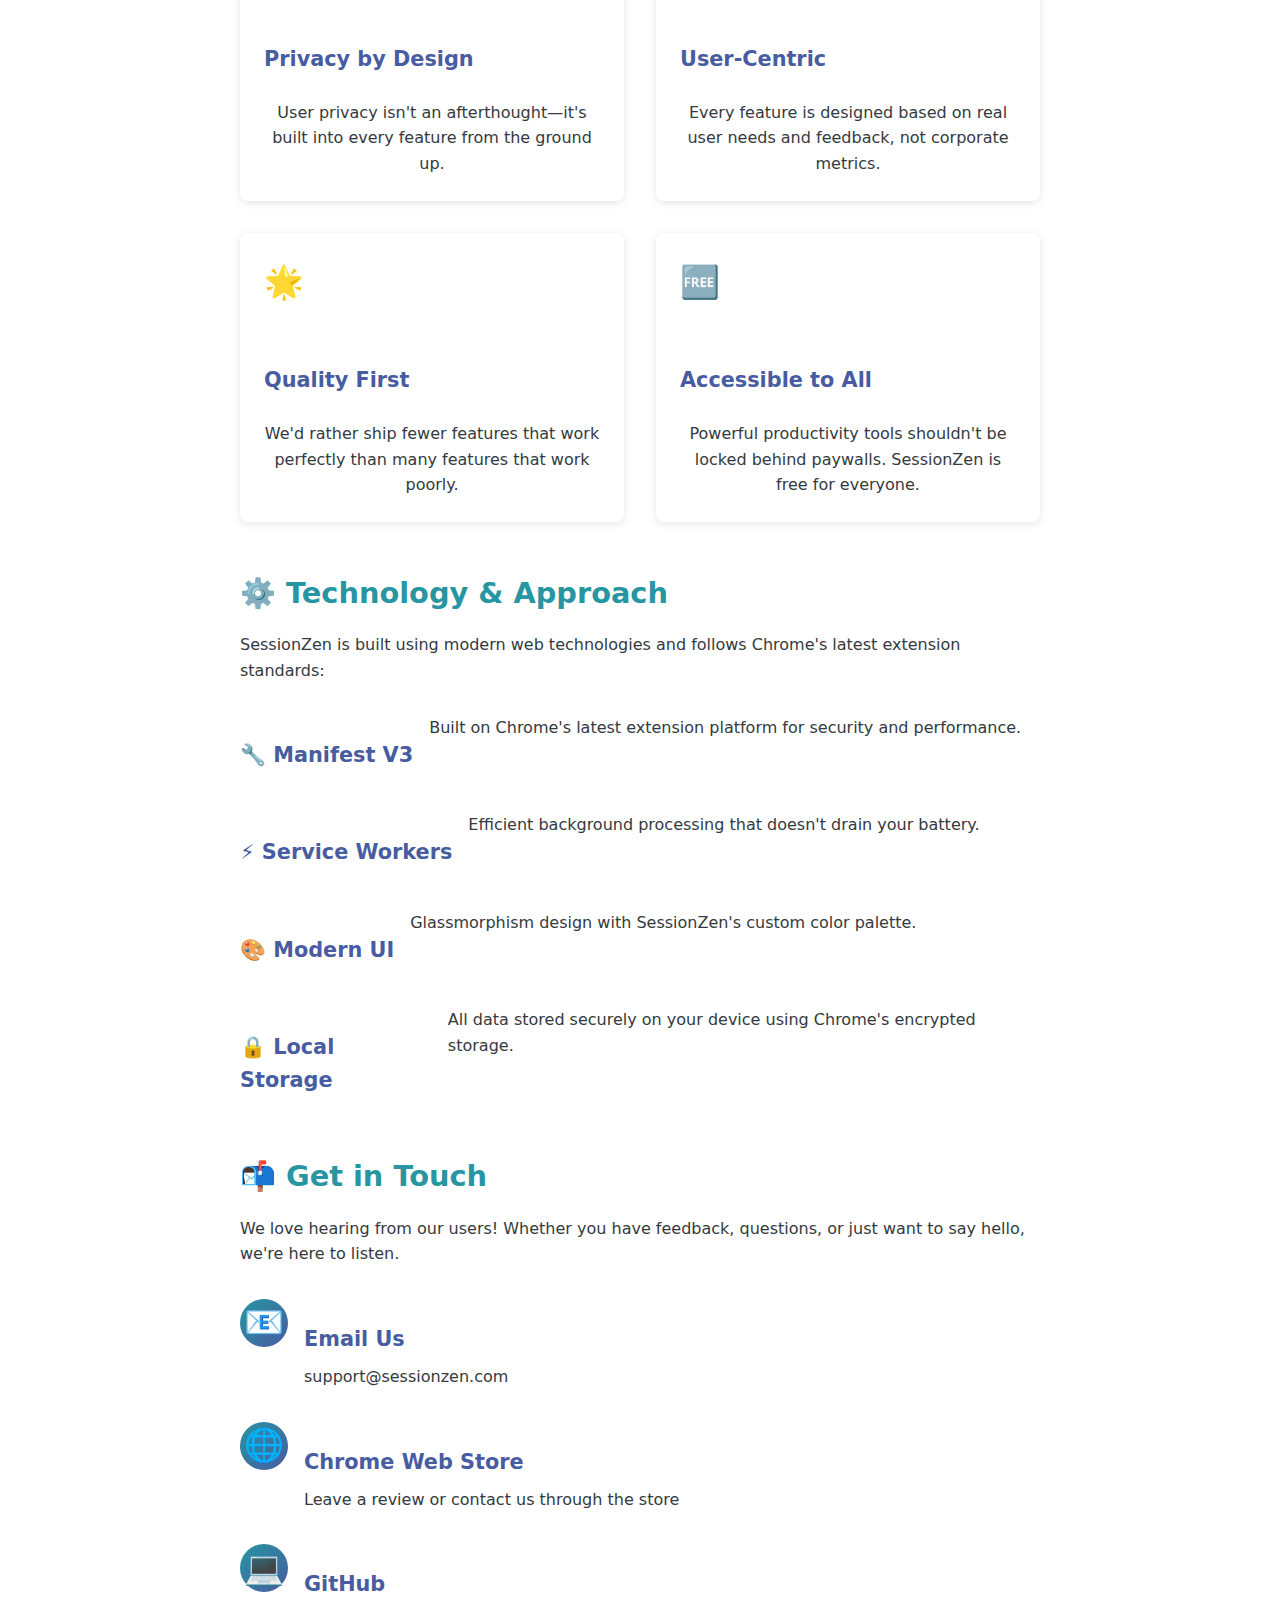
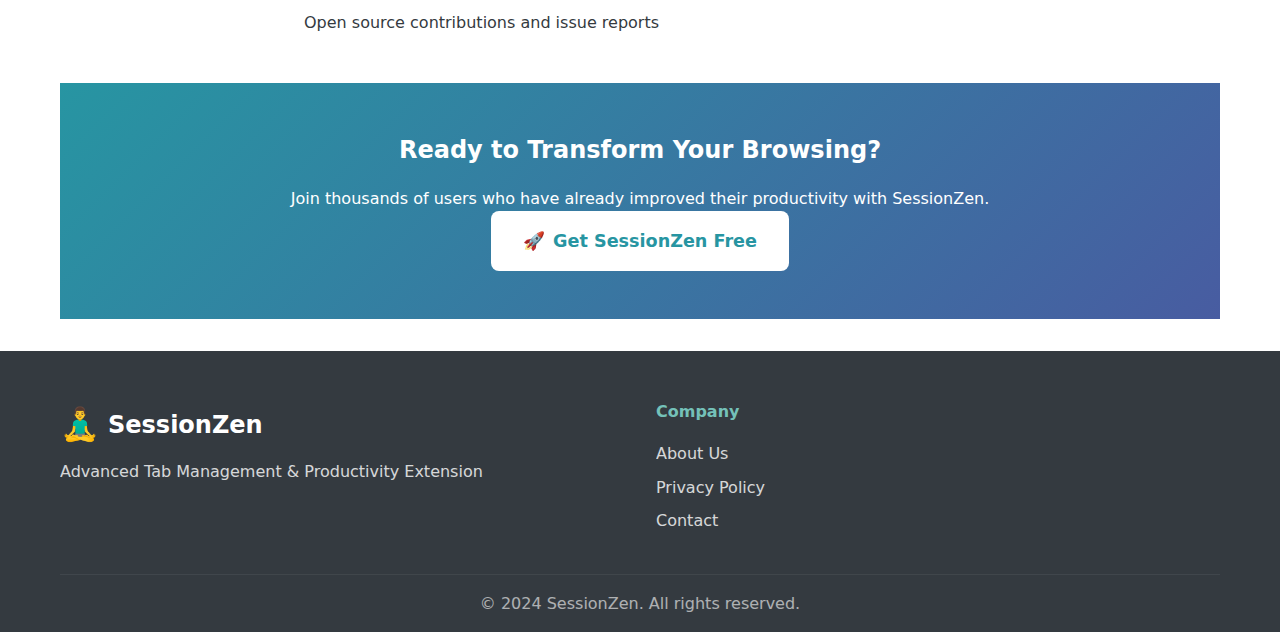
<file: about.html>
<!DOCTYPE html>
<html lang="en">

<head>
    <meta charset="UTF-8">
    <meta name="viewport" content="width=device-width, initial-scale=1.0">
    <title>About Us - SessionZen</title>
    <meta name="description"
        content="Learn about SessionZen - the team and mission behind the advanced tab management extension.">
    <link rel="stylesheet" href="website-styles.css">
</head>

<body>
    <!-- Header -->
    <header class="header">
        <div class="container">
            <div class="nav">
                <div class="logo">
                    <a href="index.html">
                        <span class="logo-icon">🧘‍♂️</span>
                        <span class="logo-text">SessionZen</span>
                    </a>
                </div>
                <nav class="nav-links">
                    <a href="index.html">Home</a>
                    <a href="index.html#features">Features</a>
                    <a href="about.html" class="active">About</a>
                    <a href="privacy-policy.html">Privacy</a>
                </nav>
            </div>
        </div>
    </header>

    <!-- About Content -->
    <main class="about-page">
        <div class="container">
            <!-- Hero Section -->
            <section class="about-hero">
                <h1>About SessionZen</h1>
                <p class="about-subtitle">Transforming chaotic browsing into organized, productive sessions</p>
            </section>

            <!-- Mission Section -->
            <section class="about-section">
                <div class="section-content">
                    <h2>🎯 Our Mission</h2>
                    <p>We believe that digital productivity shouldn't come at the cost of privacy or simplicity.
                        SessionZen was created to solve the universal problem of tab overload while maintaining complete
                        user privacy and providing a delightful user experience.</p>

                    <div class="mission-points">
                        <div class="mission-point">
                            <div class="point-icon">🔒</div>
                            <div class="point-content">
                                <h3>Privacy First</h3>
                                <p>All data stays on your device. No tracking, no external servers, no compromises.</p>
                            </div>
                        </div>
                        <div class="mission-point">
                            <div class="point-icon">⚡</div>
                            <div class="point-content">
                                <h3>Effortless Productivity</h3>
                                <p>Powerful features that work seamlessly without disrupting your workflow.</p>
                            </div>
                        </div>
                        <div class="mission-point">
                            <div class="point-icon">🎨</div>
                            <div class="point-content">
                                <h3>Beautiful Design</h3>
                                <p>Modern, intuitive interface that makes tab management a pleasure, not a chore.</p>
                            </div>
                        </div>
                    </div>
                </div>
            </section>

            <!-- Story Section -->
            <section class="about-section">
                <div class="section-content">
                    <h2>📖 Our Story</h2>
                    <p>SessionZen was born from a simple frustration: the chaos of having dozens of browser tabs open,
                        losing important research, and getting distracted by social media during work hours.</p>

                    <div class="story-timeline">
                        <div class="timeline-item">
                            <div class="timeline-icon">💡</div>
                            <div class="timeline-content">
                                <h3>The Problem</h3>
                                <p>Like millions of users, we struggled with tab overload, lost productivity, and
                                    browser memory issues. Existing solutions were either too basic or violated user
                                    privacy.</p>
                            </div>
                        </div>
                        <div class="timeline-item">
                            <div class="timeline-icon">🛠️</div>
                            <div class="timeline-content">
                                <h3>The Solution</h3>
                                <p>We decided to build the tab manager we wished existed: powerful, private, and
                                    beautiful. Every feature was designed with real user needs in mind.</p>
                            </div>
                        </div>
                        <div class="timeline-item">
                            <div class="timeline-icon">🚀</div>
                            <div class="timeline-content">
                                <h3>The Launch</h3>
                                <p>After months of development and testing, SessionZen launched with a complete suite of
                                    tab management and productivity features, all while maintaining complete user
                                    privacy.</p>
                            </div>
                        </div>
                    </div>
                </div>
            </section>

            <!-- Values Section -->
            <section class="about-section">
                <div class="section-content">
                    <h2>💎 Our Values</h2>
                    <div class="values-grid">
                        <div class="value-card">
                            <div class="value-icon">🔐</div>
                            <h3>Privacy by Design</h3>
                            <p>User privacy isn't an afterthought—it's built into every feature from the ground up.</p>
                        </div>
                        <div class="value-card">
                            <div class="value-icon">🎯</div>
                            <h3>User-Centric</h3>
                            <p>Every feature is designed based on real user needs and feedback, not corporate metrics.
                            </p>
                        </div>
                        <div class="value-card">
                            <div class="value-icon">🌟</div>
                            <h3>Quality First</h3>
                            <p>We'd rather ship fewer features that work perfectly than many features that work poorly.
                            </p>
                        </div>
                        <div class="value-card">
                            <div class="value-icon">🆓</div>
                            <h3>Accessible to All</h3>
                            <p>Powerful productivity tools shouldn't be locked behind paywalls. SessionZen is free for
                                everyone.</p>
                        </div>
                    </div>
                </div>
            </section>

            <!-- Technology Section -->
            <section class="about-section">
                <div class="section-content">
                    <h2>⚙️ Technology & Approach</h2>
                    <p>SessionZen is built using modern web technologies and follows Chrome's latest extension
                        standards:</p>

                    <div class="tech-features">
                        <div class="tech-feature">
                            <h3>🔧 Manifest V3</h3>
                            <p>Built on Chrome's latest extension platform for security and performance.</p>
                        </div>
                        <div class="tech-feature">
                            <h3>⚡ Service Workers</h3>
                            <p>Efficient background processing that doesn't drain your battery.</p>
                        </div>
                        <div class="tech-feature">
                            <h3>🎨 Modern UI</h3>
                            <p>Glassmorphism design with SessionZen's custom color palette.</p>
                        </div>
                        <div class="tech-feature">
                            <h3>🔒 Local Storage</h3>
                            <p>All data stored securely on your device using Chrome's encrypted storage.</p>
                        </div>
                    </div>
                </div>
            </section>

            <!-- Contact Section -->
            <section class="about-section">
                <div class="section-content">
                    <h2>📬 Get in Touch</h2>
                    <p>We love hearing from our users! Whether you have feedback, questions, or just want to say hello,
                        we're here to listen.</p>

                    <div class="contact-methods">
                        <div class="contact-method">
                            <div class="contact-icon">📧</div>
                            <div class="contact-info">
                                <h3>Email Us</h3>
                                <p>support@sessionzen.com</p>
                            </div>
                        </div>
                        <div class="contact-method">
                            <div class="contact-icon">🌐</div>
                            <div class="contact-info">
                                <h3>Chrome Web Store</h3>
                                <p>Leave a review or contact us through the store</p>
                            </div>
                        </div>
                        <div class="contact-method">
                            <div class="contact-icon">💻</div>
                            <div class="contact-info">
                                <h3>GitHub</h3>
                                <p>Open source contributions and issue reports</p>
                            </div>
                        </div>
                    </div>
                </div>
            </section>

            <!-- CTA Section -->
            <section class="about-cta">
                <div class="cta-content">
                    <h2>Ready to Transform Your Browsing?</h2>
                    <p>Join thousands of users who have already improved their productivity with SessionZen.</p>
                    <a href="index.html#download" class="btn btn-primary btn-large">
                        <span>🚀</span> Get SessionZen Free
                    </a>
                </div>
            </section>
        </div>
    </main>

    <!-- Footer -->
    <footer class="footer">
        <div class="container">
            <div class="footer-content">
                <div class="footer-brand">
                    <div class="logo">
                        <span class="logo-icon">🧘‍♂️</span>
                        <span class="logo-text">SessionZen</span>
                    </div>
                    <p>Advanced Tab Management & Productivity Extension</p>
                </div>
                <div class="footer-links">
                    <div class="footer-section">
                        <h4>Company</h4>
                        <a href="about.html">About Us</a>
                        <a href="privacy-policy.html">Privacy Policy</a>
                        <a href="mailto:support@sessionzen.com">Contact</a>
                    </div>
                </div>
            </div>
            <div class="footer-bottom">
                <p>&copy; 2024 SessionZen. All rights reserved.</p>
            </div>
        </div>
    </footer>
</body>

</html>
</file>
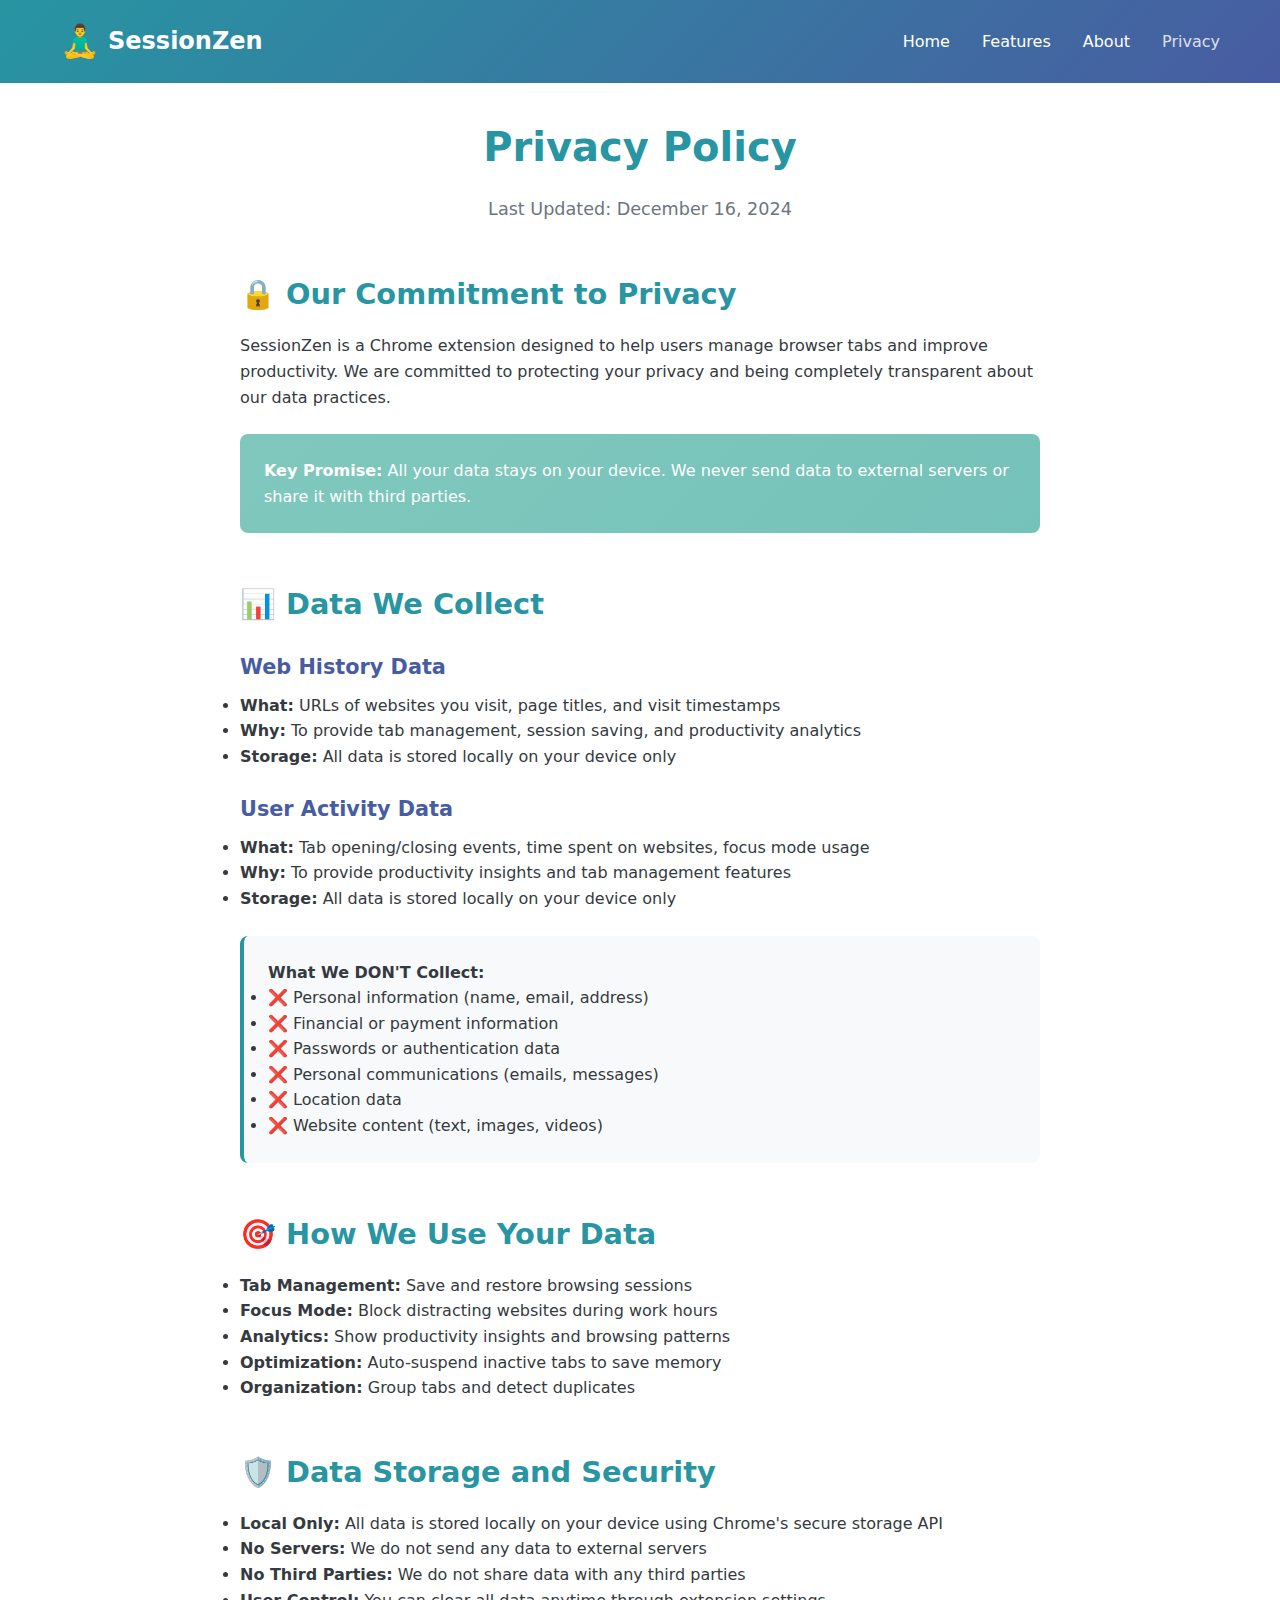
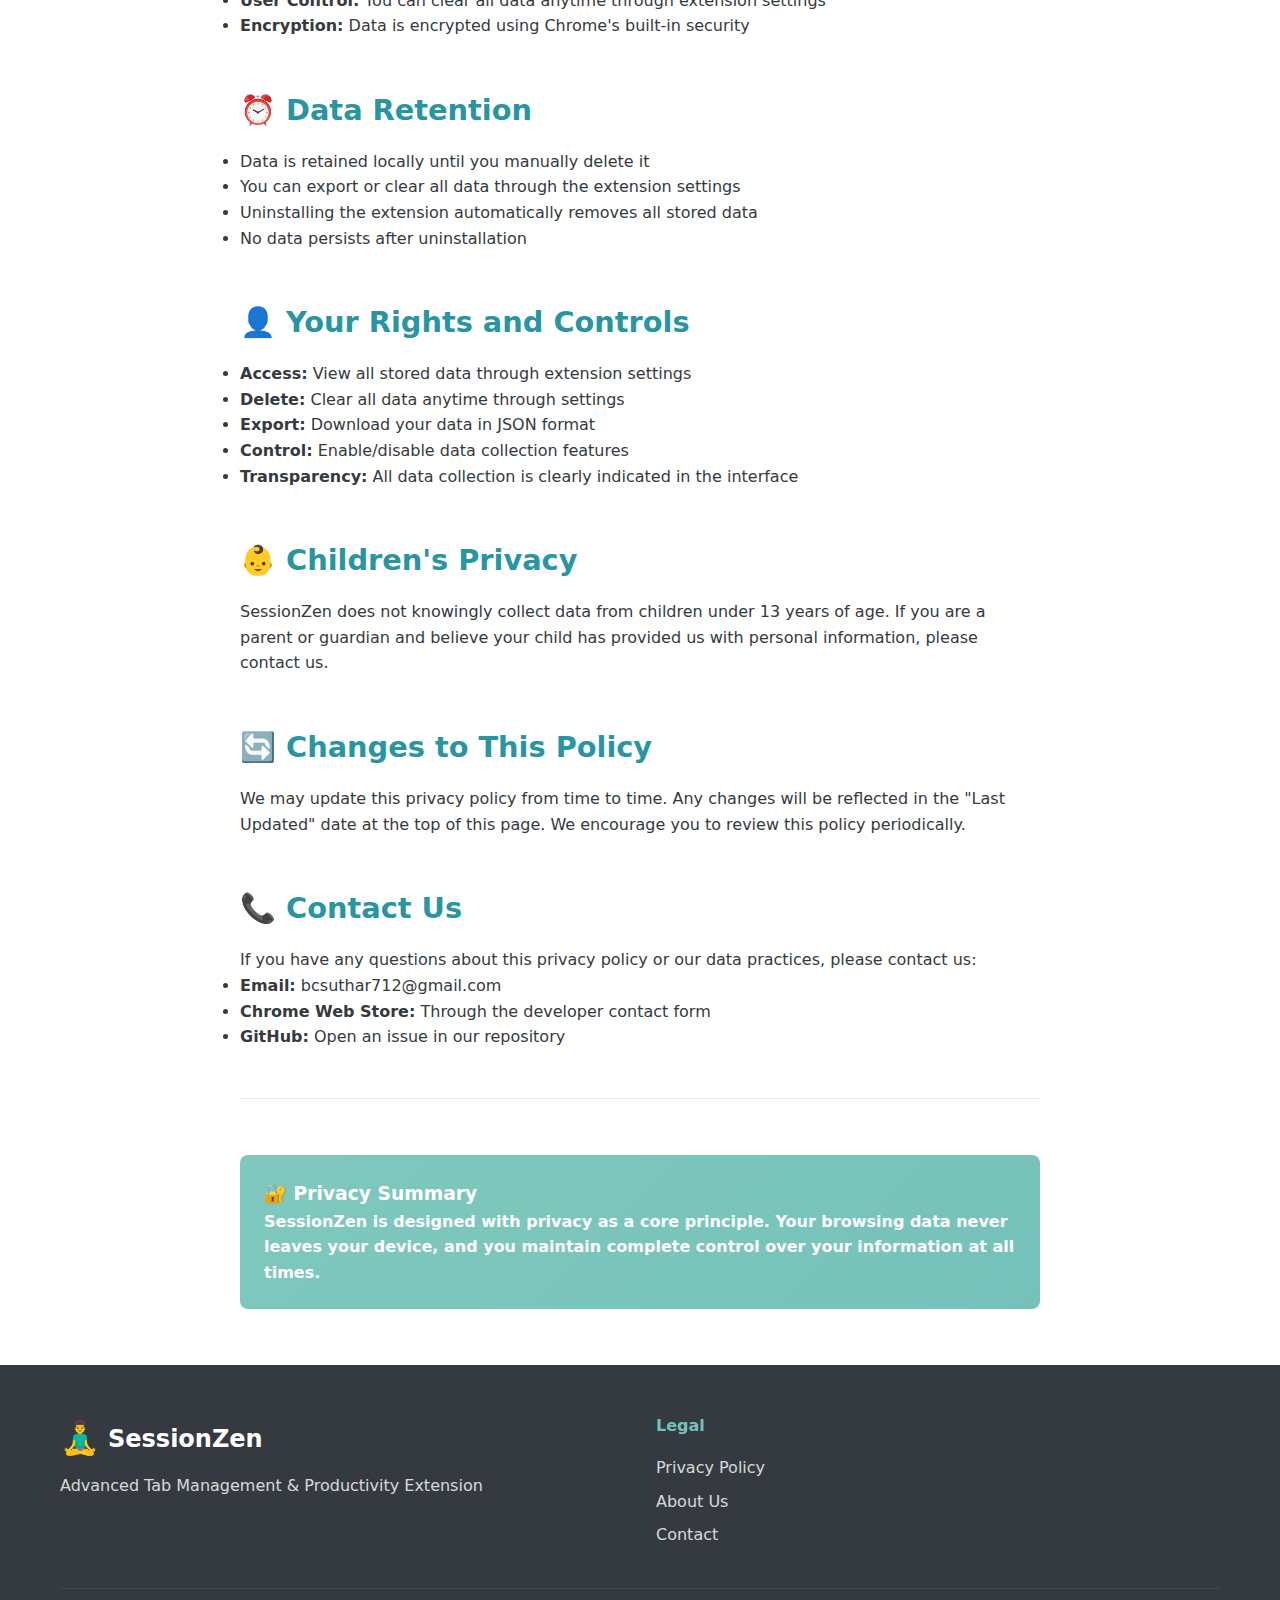
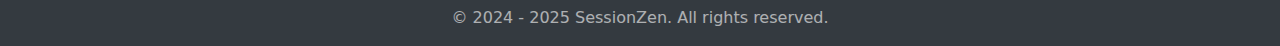
<file: privacy-policy.html>
<!DOCTYPE html>
<html lang="en">

<head>
    <meta charset="UTF-8">
    <meta name="viewport" content="width=device-width, initial-scale=1.0">
    <title>Privacy Policy - SessionZen</title>
    <meta name="description" content="SessionZen Privacy Policy - Learn how we protect your data and privacy.">
    <link rel="stylesheet" href="website-styles.css">
</head>

<body>
    <!-- Header -->
    <header class="header">
        <div class="container">
            <div class="nav">
                <div class="logo">
                    <a href="index.html">
                        <span class="logo-icon">🧘‍♂️</span>
                        <span class="logo-text">SessionZen</span>
                    </a>
                </div>
                <nav class="nav-links">
                    <a href="index.html">Home</a>
                    <a href="index.html#features">Features</a>
                    <a href="about.html">About</a>
                    <a href="privacy-policy.html" class="active">Privacy</a>
                </nav>
            </div>
        </div>
    </header>

    <!-- Privacy Policy Content -->
    <main class="policy-page">
        <div class="container">
            <div class="policy-header">
                <h1>Privacy Policy</h1>
                <p class="last-updated">Last Updated: December 16, 2024</p>
            </div>

            <div class="policy-content">
                <section class="policy-section">
                    <h2>🔒 Our Commitment to Privacy</h2>
                    <p>SessionZen is a Chrome extension designed to help users manage browser tabs and improve
                        productivity. We are committed to protecting your privacy and being completely transparent about
                        our data practices.</p>
                    <div class="highlight-box">
                        <strong>Key Promise:</strong> All your data stays on your device. We never send data to external
                        servers or share it with third parties.
                    </div>
                </section>

                <section class="policy-section">
                    <h2>📊 Data We Collect</h2>

                    <h3>Web History Data</h3>
                    <ul>
                        <li><strong>What:</strong> URLs of websites you visit, page titles, and visit timestamps</li>
                        <li><strong>Why:</strong> To provide tab management, session saving, and productivity analytics
                        </li>
                        <li><strong>Storage:</strong> All data is stored locally on your device only</li>
                    </ul>

                    <h3>User Activity Data</h3>
                    <ul>
                        <li><strong>What:</strong> Tab opening/closing events, time spent on websites, focus mode usage
                        </li>
                        <li><strong>Why:</strong> To provide productivity insights and tab management features</li>
                        <li><strong>Storage:</strong> All data is stored locally on your device only</li>
                    </ul>

                    <div class="info-box">
                        <h4>What We DON'T Collect:</h4>
                        <ul>
                            <li>❌ Personal information (name, email, address)</li>
                            <li>❌ Financial or payment information</li>
                            <li>❌ Passwords or authentication data</li>
                            <li>❌ Personal communications (emails, messages)</li>
                            <li>❌ Location data</li>
                            <li>❌ Website content (text, images, videos)</li>
                        </ul>
                    </div>
                </section>

                <section class="policy-section">
                    <h2>🎯 How We Use Your Data</h2>
                    <ul>
                        <li><strong>Tab Management:</strong> Save and restore browsing sessions</li>
                        <li><strong>Focus Mode:</strong> Block distracting websites during work hours</li>
                        <li><strong>Analytics:</strong> Show productivity insights and browsing patterns</li>
                        <li><strong>Optimization:</strong> Auto-suspend inactive tabs to save memory</li>
                        <li><strong>Organization:</strong> Group tabs and detect duplicates</li>
                    </ul>
                </section>

                <section class="policy-section">
                    <h2>🛡️ Data Storage and Security</h2>
                    <ul>
                        <li><strong>Local Only:</strong> All data is stored locally on your device using Chrome's secure
                            storage API</li>
                        <li><strong>No Servers:</strong> We do not send any data to external servers</li>
                        <li><strong>No Third Parties:</strong> We do not share data with any third parties</li>
                        <li><strong>User Control:</strong> You can clear all data anytime through extension settings
                        </li>
                        <li><strong>Encryption:</strong> Data is encrypted using Chrome's built-in security</li>
                    </ul>
                </section>

                <section class="policy-section">
                    <h2>⏰ Data Retention</h2>
                    <ul>
                        <li>Data is retained locally until you manually delete it</li>
                        <li>You can export or clear all data through the extension settings</li>
                        <li>Uninstalling the extension automatically removes all stored data</li>
                        <li>No data persists after uninstallation</li>
                    </ul>
                </section>

                <section class="policy-section">
                    <h2>👤 Your Rights and Controls</h2>
                    <ul>
                        <li><strong>Access:</strong> View all stored data through extension settings</li>
                        <li><strong>Delete:</strong> Clear all data anytime through settings</li>
                        <li><strong>Export:</strong> Download your data in JSON format</li>
                        <li><strong>Control:</strong> Enable/disable data collection features</li>
                        <li><strong>Transparency:</strong> All data collection is clearly indicated in the interface
                        </li>
                    </ul>
                </section>

                <section class="policy-section">
                    <h2>👶 Children's Privacy</h2>
                    <p>SessionZen does not knowingly collect data from children under 13 years of age. If you are a
                        parent or guardian and believe your child has provided us with personal information, please
                        contact us.</p>
                </section>

                <section class="policy-section">
                    <h2>🔄 Changes to This Policy</h2>
                    <p>We may update this privacy policy from time to time. Any changes will be reflected in the "Last
                        Updated" date at the top of this page. We encourage you to review this policy periodically.</p>
                </section>

                <section class="policy-section">
                    <h2>📞 Contact Us</h2>
                    <p>If you have any questions about this privacy policy or our data practices, please contact us:</p>
                    <ul>
                        <li><strong>Email:</strong> bcsuthar712@gmail.com</li>
                        <li><strong>Chrome Web Store:</strong> Through the developer contact form</li>
                        <li><strong>GitHub:</strong> Open an issue in our repository</li>
                    </ul>
                </section>

                <div class="policy-footer">
                    <div class="highlight-box">
                        <h3>🔐 Privacy Summary</h3>
                        <p><strong>SessionZen is designed with privacy as a core principle. Your browsing data never
                                leaves your device, and you maintain complete control over your information at all
                                times.</strong></p>
                    </div>
                </div>
            </div>
        </div>
    </main>

    <!-- Footer -->
    <footer class="footer">
        <div class="container">
            <div class="footer-content">
                <div class="footer-brand">
                    <div class="logo">
                        <span class="logo-icon">🧘‍♂️</span>
                        <span class="logo-text">SessionZen</span>
                    </div>
                    <p>Advanced Tab Management & Productivity Extension</p>
                </div>
                <div class="footer-links">
                    <div class="footer-section">
                        <h4>Legal</h4>
                        <a href="privacy-policy.html">Privacy Policy</a>
                        <a href="about.html">About Us</a>
                        <a href="mailto:support@sessionzen.com">Contact</a>
                    </div>
                </div>
            </div>
            <div class="footer-bottom">
                <p>&copy; 2024 - 2025 SessionZen. All rights reserved.</p>
            </div>
        </div>
    </footer>
</body>

</html>
</file>
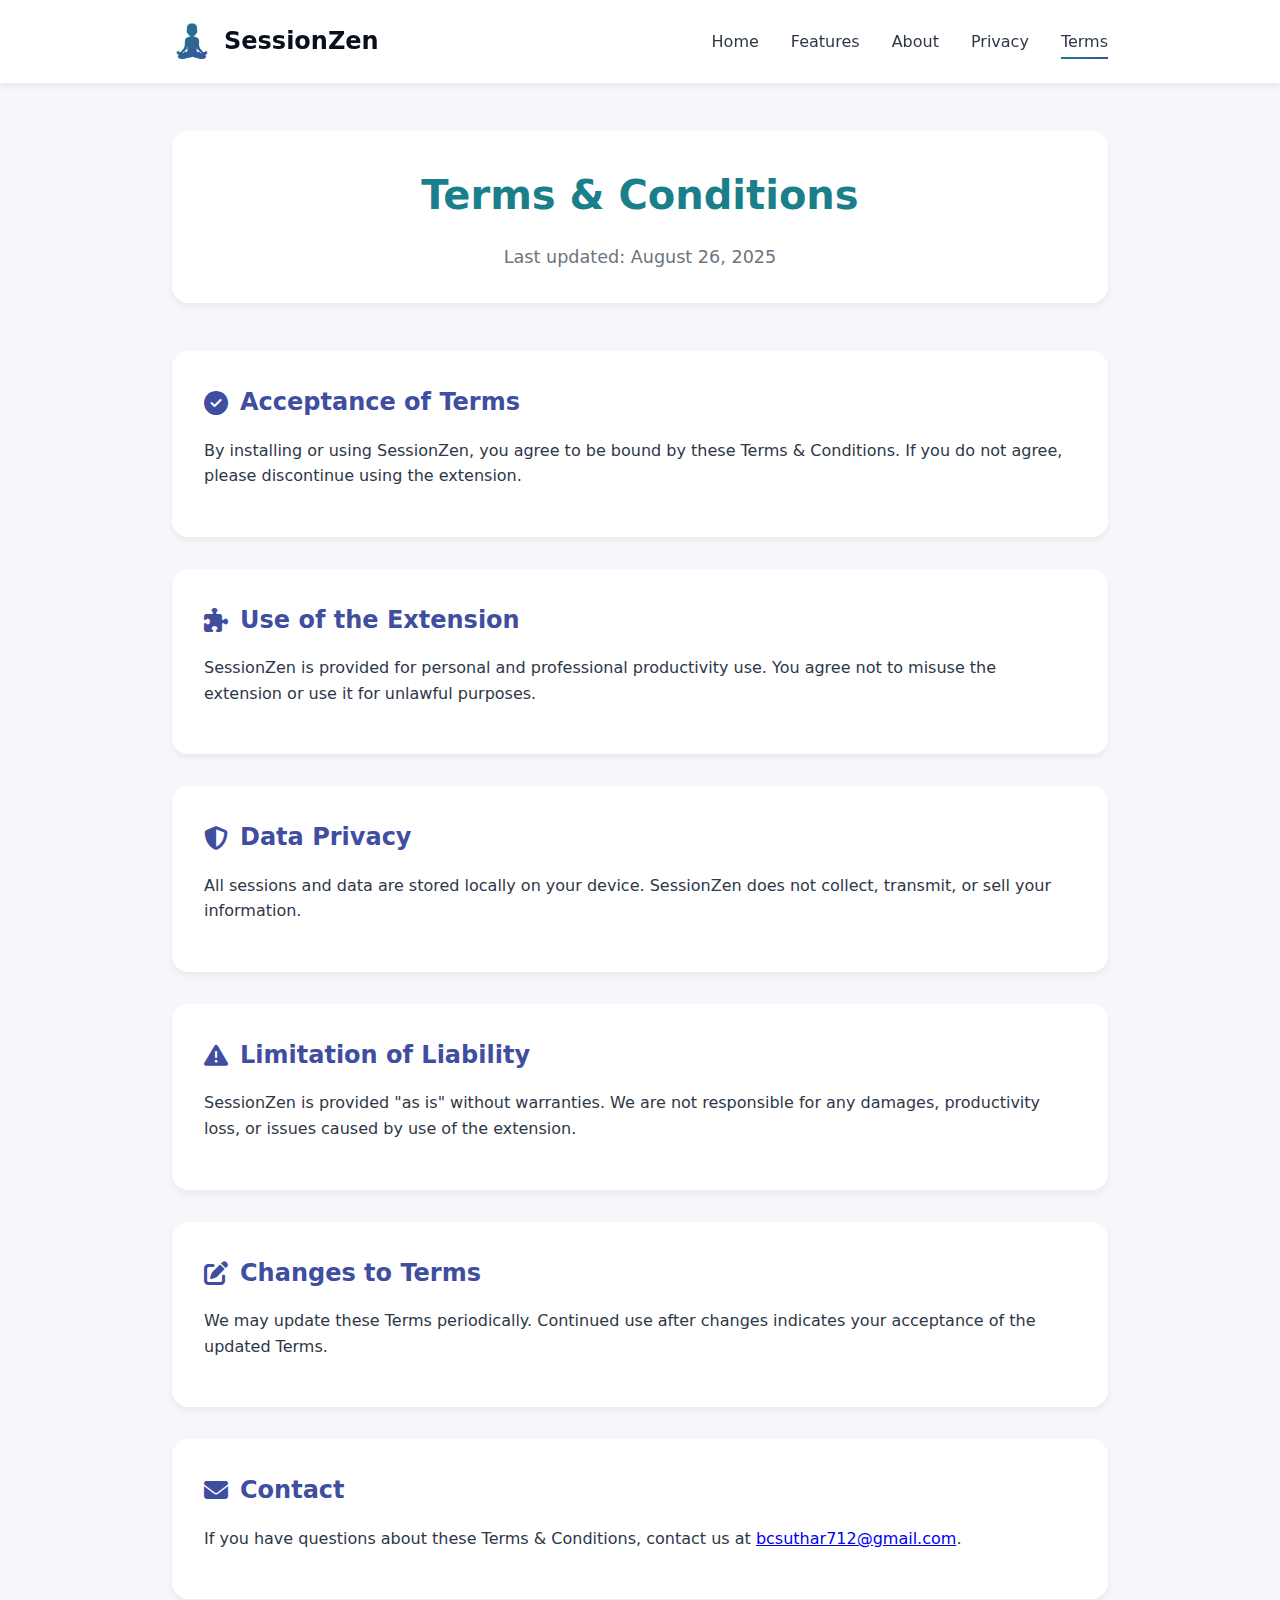
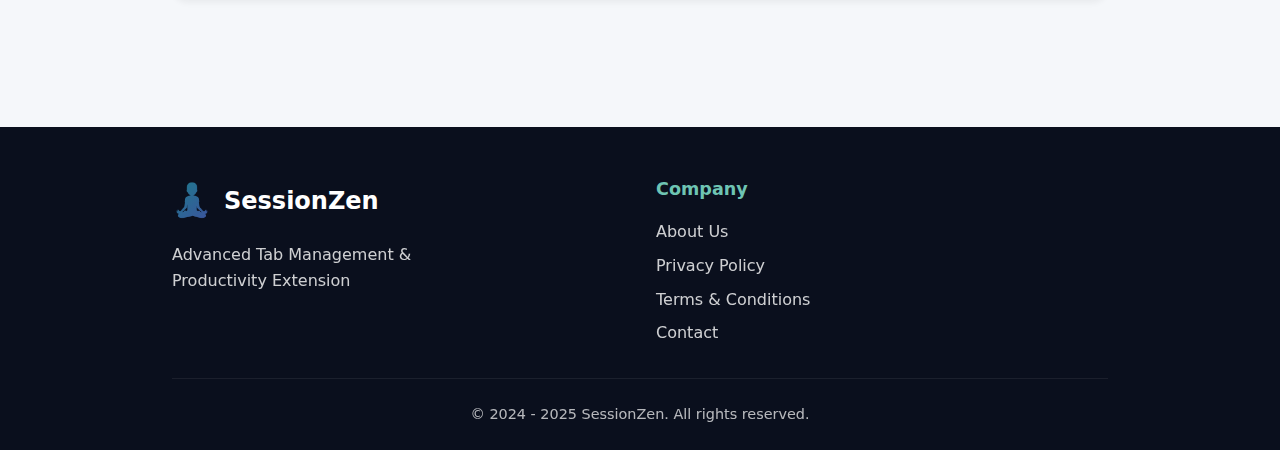
<file: terms.html>
<!DOCTYPE html>
<html lang="en">

<head>
    <meta charset="UTF-8">
    <meta name="viewport" content="width=device-width, initial-scale=1.0">
    <title>Terms & Conditions - SessionZen</title>
    <meta name="description"
        content="Read the Terms & Conditions of using SessionZen for safe and productive browsing.">
    <link rel="stylesheet" href="https://cdnjs.cloudflare.com/ajax/libs/font-awesome/6.4.0/css/all.min.css">
    <link rel="icon" type="image/x-icon" href="favicon.ico">
    <style>
        :root {
            --primary: #1A7F8A;
            --primary-dark: #12646D;
            --secondary: #3F4E9F;
            --accent: #6EC4B3;
            --accent-light: #9AE8D9;
            --neutral-dark: #0A0F1D;
            --neutral-light: #FFFFFF;
            --gray-100: #F5F7FA;
            --gray-200: #E4E9F2;
            --gray-600: #6c757d;
            --gray-800: #2D3748;
            --gradient-primary: linear-gradient(135deg, var(--primary) 0%, var(--secondary) 100%);
            --shadow-sm: 0 4px 6px rgba(0, 0, 0, 0.05);
            --shadow-md: 0 10px 20px rgba(0, 0, 0, 0.1);
            --shadow-lg: 0 20px 40px rgba(0, 0, 0, 0.15);
        }

        * {
            margin: 0;
            padding: 0;
            box-sizing: border-box;
            font-family: 'Inter', -apple-system, BlinkMacSystemFont, "Segoe UI", system-ui, sans-serif;
        }

        body {
            background-color: var(--gray-100);
            color: var(--gray-800);
            line-height: 1.6;
        }

        .container {
            max-width: 1000px;
            margin: 0 auto;
            padding: 0 2rem;
        }

        /* Header */
        .header {
            background: rgba(255, 255, 255, 0.95);
            backdrop-filter: blur(10px);
            -webkit-backdrop-filter: blur(10px);
            padding: 1rem 0;
            position: sticky;
            top: 0;
            z-index: 1000;
            box-shadow: var(--shadow-sm);
        }

        .nav {
            display: flex;
            justify-content: space-between;
            align-items: center;
        }

        .logo {
            display: flex;
            align-items: center;
            gap: 0.75rem;
            text-decoration: none;
            font-size: 1.5rem;
            font-weight: 700;
            color: var(--neutral-dark);
        }

        .logo-icon {
            font-size: 2rem;
            background: var(--gradient-primary);
            -webkit-background-clip: text;
            background-clip: text;
            -webkit-text-fill-color: transparent;
        }

        .nav-links {
            display: flex;
            gap: 2rem;
        }

        .nav-links a {
            color: var(--gray-800);
            text-decoration: none;
            font-weight: 500;
            transition: all 0.3s ease;
            position: relative;
        }

        .nav-links a::after {
            content: '';
            position: absolute;
            bottom: -5px;
            left: 0;
            width: 0;
            height: 2px;
            background: var(--gradient-primary);
            transition: width 0.3s ease;
        }

        .nav-links a:hover::after,
        .nav-links a.active::after {
            width: 100%;
        }

        /* Terms Page */
        .terms-page {
            padding: 3rem 0;
        }

        .terms-hero {
            text-align: center;
            margin-bottom: 3rem;
            padding: 2rem;
            background: var(--neutral-light);
            border-radius: 16px;
            box-shadow: var(--shadow-sm);
        }

        .terms-hero h1 {
            font-size: 2.5rem;
            font-weight: 700;
            color: var(--primary);
            margin-bottom: 1rem;
        }

        .terms-hero p {
            font-size: 1.1rem;
            color: var(--gray-600);
        }

        .terms-section {
            margin-bottom: 2rem;
            background: var(--neutral-light);
            border-radius: 16px;
            padding: 2rem;
            box-shadow: var(--shadow-sm);
        }

        .terms-section h2 {
            font-size: 1.5rem;
            color: var(--secondary);
            margin-bottom: 1rem;
            display: flex;
            align-items: center;
            gap: 0.75rem;
        }

        .terms-section p {
            margin-bottom: 1rem;
        }

        /* Footer */
        .footer {
            background: var(--neutral-dark);
            color: var(--neutral-light);
            padding: 3rem 0 1.5rem;
            margin-top: 3rem;
        }

        .footer-content {
            display: grid;
            grid-template-columns: 1fr 1fr;
            gap: 2rem;
            margin-bottom: 2rem;
        }

        .footer-brand {
            display: flex;
            flex-direction: column;
            gap: 1rem;
        }

        .footer-logo {
            display: flex;
            align-items: center;
            gap: 0.75rem;
            font-size: 1.5rem;
            font-weight: 700;
            color: var(--neutral-light);
            text-decoration: none;
        }

        .footer-description {
            opacity: 0.8;
            max-width: 300px;
        }

        .footer-section h4 {
            font-size: 1.1rem;
            font-weight: 600;
            margin-bottom: 1rem;
            color: var(--accent);
        }

        .footer-links-list {
            display: flex;
            flex-direction: column;
            gap: 0.5rem;
        }

        .footer-links-list a {
            color: var(--neutral-light);
            text-decoration: none;
            opacity: 0.8;
            transition: opacity 0.3s ease;
        }

        .footer-links-list a:hover {
            opacity: 1;
        }

        .footer-bottom {
            border-top: 1px solid rgba(255, 255, 255, 0.1);
            padding-top: 1.5rem;
            text-align: center;
            opacity: 0.7;
            font-size: 0.9rem;
        }

        /* Responsive */
        @media (max-width: 768px) {
            .nav-links {
                gap: 1rem;
                font-size: 0.9rem;
            }

            .terms-hero h1 {
                font-size: 2rem;
            }

            .footer-content {
                grid-template-columns: 1fr;
            }
        }

        @media (max-width: 480px) {
            .container {
                padding: 0 1rem;
            }

            .nav {
                flex-direction: column;
                gap: 1rem;
            }

            .nav-links {
                justify-content: center;
            }
        }
    </style>
</head>

<body>
    <!-- Header -->
    <header class="header">
        <div class="container">
            <div class="nav">
                <a href="index.html" class="logo">
                    <span class="logo-icon">🧘‍♂️</span>
                    <span class="logo-text">SessionZen</span>
                </a>
                <nav class="nav-links">
                    <a href="index.html">Home</a>
                    <a href="index.html#features">Features</a>
                    <a href="about.html">About</a>
                    <a href="privacy-policy.html">Privacy</a>
                    <a href="terms.html" class="active">Terms</a>
                </nav>
            </div>
        </div>
    </header>

    <!-- Terms Content -->
    <main class="terms-page">
        <div class="container">
            <!-- Hero -->
            <section class="terms-hero">
                <h1>Terms & Conditions</h1>
                <p>Last updated: August 26, 2025</p>
            </section>

            <!-- Sections -->
            <section class="terms-section">
                <h2><i class="fa-solid fa-circle-check"></i> Acceptance of Terms</h2>
                <p>By installing or using SessionZen, you agree to be bound by these Terms & Conditions. If you do not
                    agree,
                    please discontinue using the extension.</p>
            </section>

            <section class="terms-section">
                <h2><i class="fa-solid fa-puzzle-piece"></i> Use of the Extension</h2>
                <p>SessionZen is provided for personal and professional productivity use. You agree not to misuse the
                    extension
                    or use it for unlawful purposes.</p>
            </section>

            <section class="terms-section">
                <h2><i class="fa-solid fa-shield-halved"></i> Data Privacy</h2>
                <p>All sessions and data are stored locally on your device. SessionZen does not collect, transmit, or
                    sell your
                    information.</p>
            </section>

            <section class="terms-section">
                <h2><i class="fa-solid fa-triangle-exclamation"></i> Limitation of Liability</h2>
                <p>SessionZen is provided "as is" without warranties. We are not responsible for any damages,
                    productivity loss,
                    or issues caused by use of the extension.</p>
            </section>

            <section class="terms-section">
                <h2><i class="fa-solid fa-pen-to-square"></i> Changes to Terms</h2>
                <p>We may update these Terms periodically. Continued use after changes indicates your acceptance of the
                    updated
                    Terms.</p>
            </section>

            <section class="terms-section">
                <h2><i class="fa-solid fa-envelope"></i> Contact</h2>
                <p>If you have questions about these Terms & Conditions, contact us at <a
                        href="mailto:support@sessionzen.com">bcsuthar712@gmail.com</a>.</p>
            </section>
        </div>
    </main>

    <!-- Footer -->
    <footer class="footer">
        <div class="container">
            <div class="footer-content">
                <div class="footer-brand">
                    <a href="index.html" class="footer-logo">
                        <span class="logo-icon">🧘‍♂️</span>
                        <span>SessionZen</span>
                    </a>
                    <p class="footer-description">Advanced Tab Management & Productivity Extension</p>
                </div>
                <div class="footer-links">
                    <div class="footer-section">
                        <h4>Company</h4>
                        <div class="footer-links-list">
                            <a href="about.html">About Us</a>
                            <a href="privacy-policy.html">Privacy Policy</a>
                            <a href="terms.html" class="active">Terms & Conditions</a>
                            <a href="mailto:support@sessionzen.com">Contact</a>
                        </div>
                    </div>
                </div>
            </div>
            <div class="footer-bottom">
                <p>&copy; 2024 - 2025 SessionZen. All rights reserved.</p>
            </div>
        </div>
    </footer>
</body>

</html>
</file>
<file: website-styles.css>
/* SessionZen Website Styles */

/* SessionZen Color Variables */
:root {
   /* SessionZen Color Palette */
   --primary: #2795a2; /* Deep Teal */
   --secondary: #485ca1; /* Indigo Blue */
   --accent-1: #74c1b9; /* Teal Green */
   --accent-2: #80c8bd; /* Light Aqua Green */
   --accent-3: #7ac6bc; /* Seafoam Green */
   --accent-4: #75c2ba; /* Soft Mint Green */
   --neutral-dark: #000000; /* Black */
   --neutral-light: #ffffff; /* White */
   --gray-100: #f8f9fa;
   --gray-200: #e9ecef;
   --gray-600: #6c757d;
   --gray-800: #343a40;

   /* Gradient combinations */
   --gradient-primary: linear-gradient(135deg, var(--primary) 0%, var(--secondary) 100%);
   --gradient-accent: linear-gradient(135deg, var(--accent-1) 0%, var(--accent-3) 100%);
   --gradient-soft: linear-gradient(135deg, var(--accent-2) 0%, var(--accent-4) 100%);
}

/* CSS Reset and Base Styles */
* {
   margin: 0;
   padding: 0;
   box-sizing: border-box;
}

body {
   font-family: -apple-system, BlinkMacSystemFont, "Segoe UI", system-ui, sans-serif;
   line-height: 1.6;
   color: var(--gray-800);
   background: var(--neutral-light);
}

/* Container */
.container {
   max-width: 1200px;
   margin: 0 auto;
   padding: 0 20px;
}

/* Header */
.header {
   background: var(--gradient-primary);
   color: var(--neutral-light);
   padding: 1rem 0;
   position: sticky;
   top: 0;
   z-index: 1000;
   backdrop-filter: blur(10px);
}

.nav {
   display: flex;
   justify-content: space-between;
   align-items: center;
}

.logo {
   display: flex;
   align-items: center;
   gap: 0.5rem;
   text-decoration: none;
   color: inherit;
   font-size: 1.5rem;
   font-weight: 700;
}

.logo a {
   display: flex;
   align-items: center;
   gap: 0.5rem;
   text-decoration: none;
   color: inherit;
}

.logo-icon {
   font-size: 2rem;
}

.nav-links {
   display: flex;
   gap: 2rem;
}

.nav-links a {
   color: var(--neutral-light);
   text-decoration: none;
   font-weight: 500;
   transition: opacity 0.3s ease;
}

.nav-links a:hover,
.nav-links a.active {
   opacity: 0.8;
}

/* Hero Section */
.hero {
   background: var(--gradient-primary);
   color: var(--neutral-light);
   padding: 4rem 0;
   text-align: center;
}

.hero-content h1 {
   font-size: 3rem;
   font-weight: 700;
   margin-bottom: 1rem;
}

.hero-subtitle {
   font-size: 1.25rem;
   margin-bottom: 2rem;
   opacity: 0.9;
   max-width: 600px;
   margin-left: auto;
   margin-right: auto;
}

.hero-buttons {
   display: flex;
   gap: 1rem;
   justify-content: center;
   flex-wrap: wrap;
}

/* Buttons */
.btn {
   display: inline-flex;
   align-items: center;
   gap: 0.5rem;
   padding: 0.75rem 1.5rem;
   border-radius: 8px;
   text-decoration: none;
   font-weight: 600;
   transition: all 0.3s ease;
   border: none;
   cursor: pointer;
}

.btn-primary {
   background: var(--neutral-light);
   color: var(--primary);
}

.btn-primary:hover {
   transform: translateY(-2px);
   box-shadow: 0 4px 12px rgba(0, 0, 0, 0.15);
}

.btn-secondary {
   background: rgba(255, 255, 255, 0.1);
   color: var(--neutral-light);
   border: 1px solid rgba(255, 255, 255, 0.3);
}

.btn-secondary:hover {
   background: rgba(255, 255, 255, 0.2);
}

.btn-large {
   padding: 1rem 2rem;
   font-size: 1.1rem;
}

/* Browser Mockup */
.hero-image {
   margin-top: 3rem;
}

.browser-mockup {
   background: var(--neutral-light);
   border-radius: 8px;
   box-shadow: 0 10px 30px rgba(0, 0, 0, 0.2);
   max-width: 400px;
   margin: 0 auto;
}

.browser-header {
   background: var(--gray-200);
   padding: 0.75rem;
   border-radius: 8px 8px 0 0;
   display: flex;
   align-items: center;
   gap: 1rem;
}

.browser-dots {
   display: flex;
   gap: 0.25rem;
}

.browser-dots span {
   width: 12px;
   height: 12px;
   border-radius: 50%;
   background: var(--gray-600);
}

.browser-title {
   color: var(--gray-800);
   font-size: 0.9rem;
}

.browser-content {
   padding: 2rem;
}

.extension-preview {
   text-align: left;
   color: var(--gray-800);
}

.extension-preview div {
   padding: 0.5rem;
   margin: 0.5rem 0;
   background: var(--gray-100);
   border-radius: 4px;
   font-size: 0.9rem;
}

/* Features Section */
.features {
   padding: 4rem 0;
   background: var(--gray-100);
}

.features h2 {
   text-align: center;
   font-size: 2.5rem;
   margin-bottom: 3rem;
   color: var(--gray-800);
}

.features-grid {
   display: grid;
   grid-template-columns: repeat(auto-fit, minmax(300px, 1fr));
   gap: 2rem;
}

.feature-card {
   background: var(--neutral-light);
   padding: 2rem;
   border-radius: 12px;
   text-align: center;
   box-shadow: 0 4px 12px rgba(0, 0, 0, 0.1);
   transition: transform 0.3s ease;
}

.feature-card:hover {
   transform: translateY(-4px);
}

.feature-icon {
   font-size: 3rem;
   margin-bottom: 1rem;
}

.feature-card h3 {
   font-size: 1.25rem;
   margin-bottom: 1rem;
   color: var(--primary);
}

/* Download Section */
.download {
   padding: 4rem 0;
   background: var(--gradient-primary);
   color: var(--neutral-light);
   text-align: center;
}

.download h2 {
   font-size: 2.5rem;
   margin-bottom: 1rem;
}

.download p {
   font-size: 1.25rem;
   margin-bottom: 2rem;
   opacity: 0.9;
}

.download-info {
   display: flex;
   justify-content: center;
   gap: 2rem;
   margin-top: 2rem;
   flex-wrap: wrap;
}

.info-item {
   display: flex;
   align-items: center;
   gap: 0.5rem;
}

/* Stats Section */
.stats {
   padding: 3rem 0;
   background: var(--gray-800);
   color: var(--neutral-light);
}

.stats-grid {
   display: grid;
   grid-template-columns: repeat(auto-fit, minmax(200px, 1fr));
   gap: 2rem;
   text-align: center;
}

.stat-number {
   font-size: 3rem;
   font-weight: 700;
   color: var(--accent-1);
   margin-bottom: 0.5rem;
}

.stat-label {
   font-size: 1.1rem;
   opacity: 0.8;
}

/* Footer */
.footer {
   background: var(--gray-800);
   color: var(--neutral-light);
   padding: 3rem 0 1rem;
}

.footer-content {
   display: grid;
   grid-template-columns: 1fr 1fr;
   gap: 2rem;
   margin-bottom: 2rem;
}

.footer-brand p {
   opacity: 0.8;
   margin-top: 0.5rem;
}

.footer-links {
   display: flex;
   gap: 2rem;
}

.footer-section h4 {
   margin-bottom: 1rem;
   color: var(--accent-1);
}

.footer-section a {
   display: block;
   color: var(--neutral-light);
   text-decoration: none;
   margin-bottom: 0.5rem;
   opacity: 0.8;
   transition: opacity 0.3s ease;
}

.footer-section a:hover {
   opacity: 1;
}

.footer-bottom {
   border-top: 1px solid rgba(255, 255, 255, 0.1);
   padding-top: 1rem;
   text-align: center;
   opacity: 0.6;
}

/* Responsive Design */
@media (max-width: 768px) {
   .hero-content h1 {
      font-size: 2rem;
   }

   .hero-buttons {
      flex-direction: column;
      align-items: center;
   }

   .nav-links {
      gap: 1rem;
   }

   .features-grid {
      grid-template-columns: 1fr;
   }

   .footer-content {
      grid-template-columns: 1fr;
   }

   .download-info {
      flex-direction: column;
      align-items: center;
   }
}

/* Policy and About Pages */
.policy-page,
.about-page {
   padding: 2rem 0;
   min-height: 80vh;
}

.policy-header,
.about-hero {
   text-align: center;
   margin-bottom: 3rem;
}

.policy-header h1,
.about-hero h1 {
   font-size: 2.5rem;
   color: var(--primary);
   margin-bottom: 1rem;
}

.last-updated,
.about-subtitle {
   color: var(--gray-600);
   font-size: 1.1rem;
}

.policy-content,
.about-section {
   max-width: 800px;
   margin: 0 auto;
}

.policy-section,
.section-content {
   margin-bottom: 3rem;
}

.policy-section h2,
.section-content h2 {
   color: var(--primary);
   font-size: 1.8rem;
   margin-bottom: 1rem;
}

.policy-section h3,
.section-content h3 {
   color: var(--secondary);
   font-size: 1.3rem;
   margin-bottom: 0.5rem;
   margin-top: 1.5rem;
}

.highlight-box,
.info-box {
   background: var(--gradient-soft);
   color: var(--neutral-light);
   padding: 1.5rem;
   border-radius: 8px;
   margin: 1.5rem 0;
}

.info-box {
   background: var(--gray-100);
   color: var(--gray-800);
   border-left: 4px solid var(--primary);
}

.mission-points,
.values-grid,
.tech-features {
   display: grid;
   gap: 2rem;
   margin: 2rem 0;
}

.values-grid {
   grid-template-columns: repeat(auto-fit, minmax(250px, 1fr));
}

.mission-point,
.value-card,
.tech-feature {
   display: flex;
   align-items: flex-start;
   gap: 1rem;
}

.value-card {
   background: var(--neutral-light);
   padding: 1.5rem;
   border-radius: 8px;
   box-shadow: 0 2px 8px rgba(0, 0, 0, 0.1);
   flex-direction: column;
   text-align: center;
}

.point-icon,
.value-icon {
   font-size: 2rem;
   margin-bottom: 1rem;
}

.story-timeline,
.contact-methods {
   margin: 2rem 0;
}

.timeline-item,
.contact-method {
   display: flex;
   align-items: flex-start;
   gap: 1rem;
   margin-bottom: 2rem;
}

.timeline-icon,
.contact-icon {
   font-size: 2rem;
   background: var(--gradient-primary);
   color: var(--neutral-light);
   width: 3rem;
   height: 3rem;
   border-radius: 50%;
   display: flex;
   align-items: center;
   justify-content: center;
   flex-shrink: 0;
}

.about-cta {
   background: var(--gradient-primary);
   color: var(--neutral-light);
   padding: 3rem 0;
   text-align: center;
   margin-top: 3rem;
}

.cta-content h2 {
   color: var(--neutral-light);
   margin-bottom: 1rem;
}

.policy-footer {
   margin-top: 3rem;
   padding-top: 2rem;
   border-top: 1px solid var(--gray-200);
}
</file>
